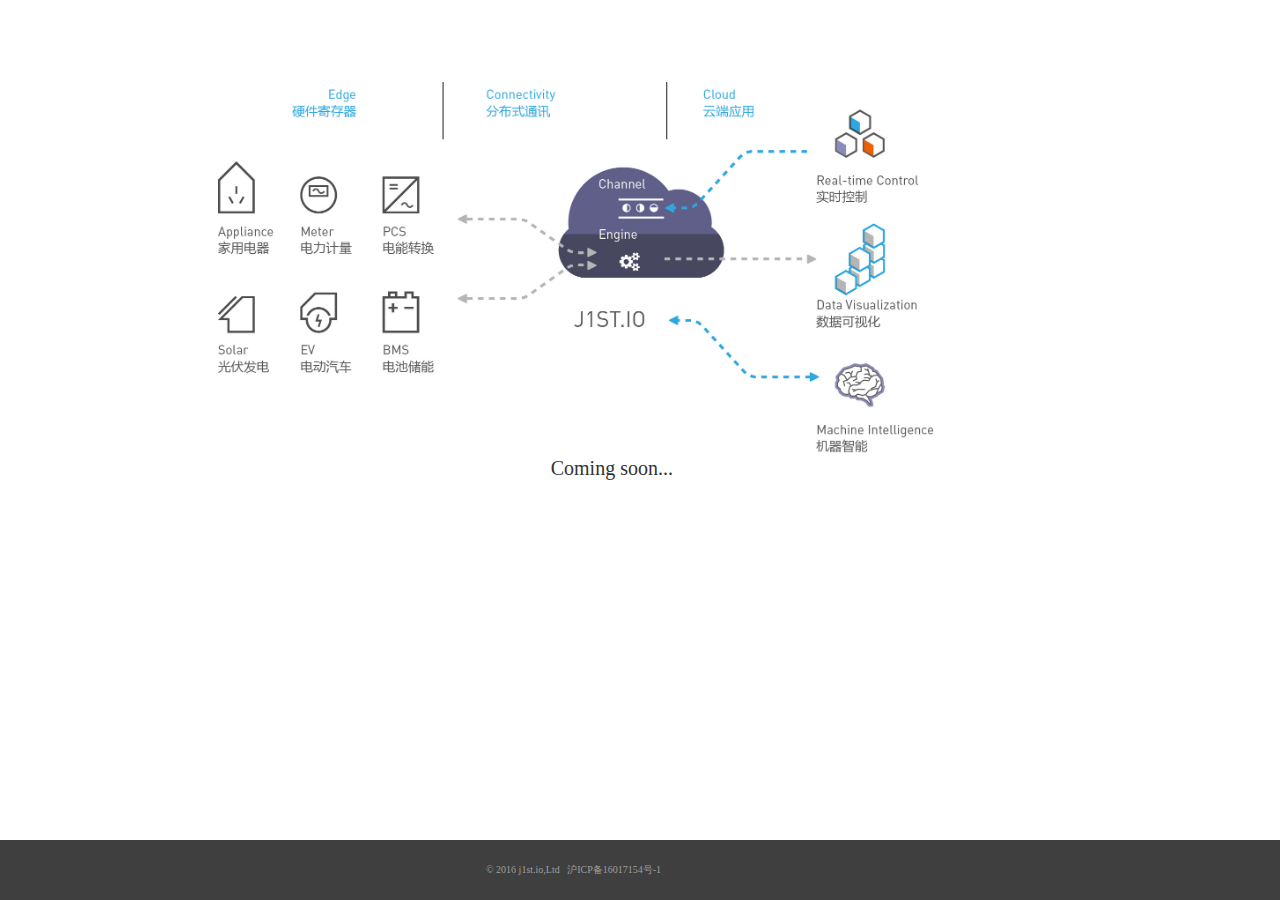
<file: index.html>
<!DOCTYPE html>
<html lang="en" style="height: 100%;">

<head>
    <meta charset="UTF-8">
    <meta http-equiv="X-UA-Compatible" content="IE=edge, chrome=1">
    <meta name="robots" content="J1stio,Zeninfor" />
    <meta content="width=device-width, initial-scale=1.0, maximum-scale=1.0, user-scalable=no" name="viewport" />
    <title>j1st.io</title>
    <link href="style/bootstrap.min.css" rel="stylesheet">
    <link rel="stylesheet" href="style/main.css">
    <link rel="shortcut icon" href="favicon.ico" type="image/x-icon">

</head>

<body style="height: 100%;">





    <div style="height:100%;">

        <div class="containers">
            <header class="container">
                <div class="row">
                    <div class="logo col-xs-2 ">
                    </div> 
                    <div class="col-md-3 col-xs-4">
                    </div>
                </div>
            </header>

            <div class="imgs">
                <img class="backimg" src="img/Roadmap.jpg">
                <div class="coming">
                    <span>Coming soon...</span>
                </div>
            </div>


            <footer class="container" id="footer" style="width:100%; position: fixed;right:0px;left:0px; bottom: 0px; ">
                <div class="row">
                    <div class="son">
                        <p class="col-md-5">
                            <a href="http://www.miibeian.gov.cn/">© 2016 j1st.io,Ltd&nbsp&nbsp&nbsp沪ICP备16017154号-1</a>
                        </p>
                    </div>

                </div>
            </footer>
        </div>

    </div>




    <script src="js/jquery.min.js"></script>
    <script src="js/annimate.js"></script>
    <script src="js/config.js"></script>
</body>

</html>
</file>
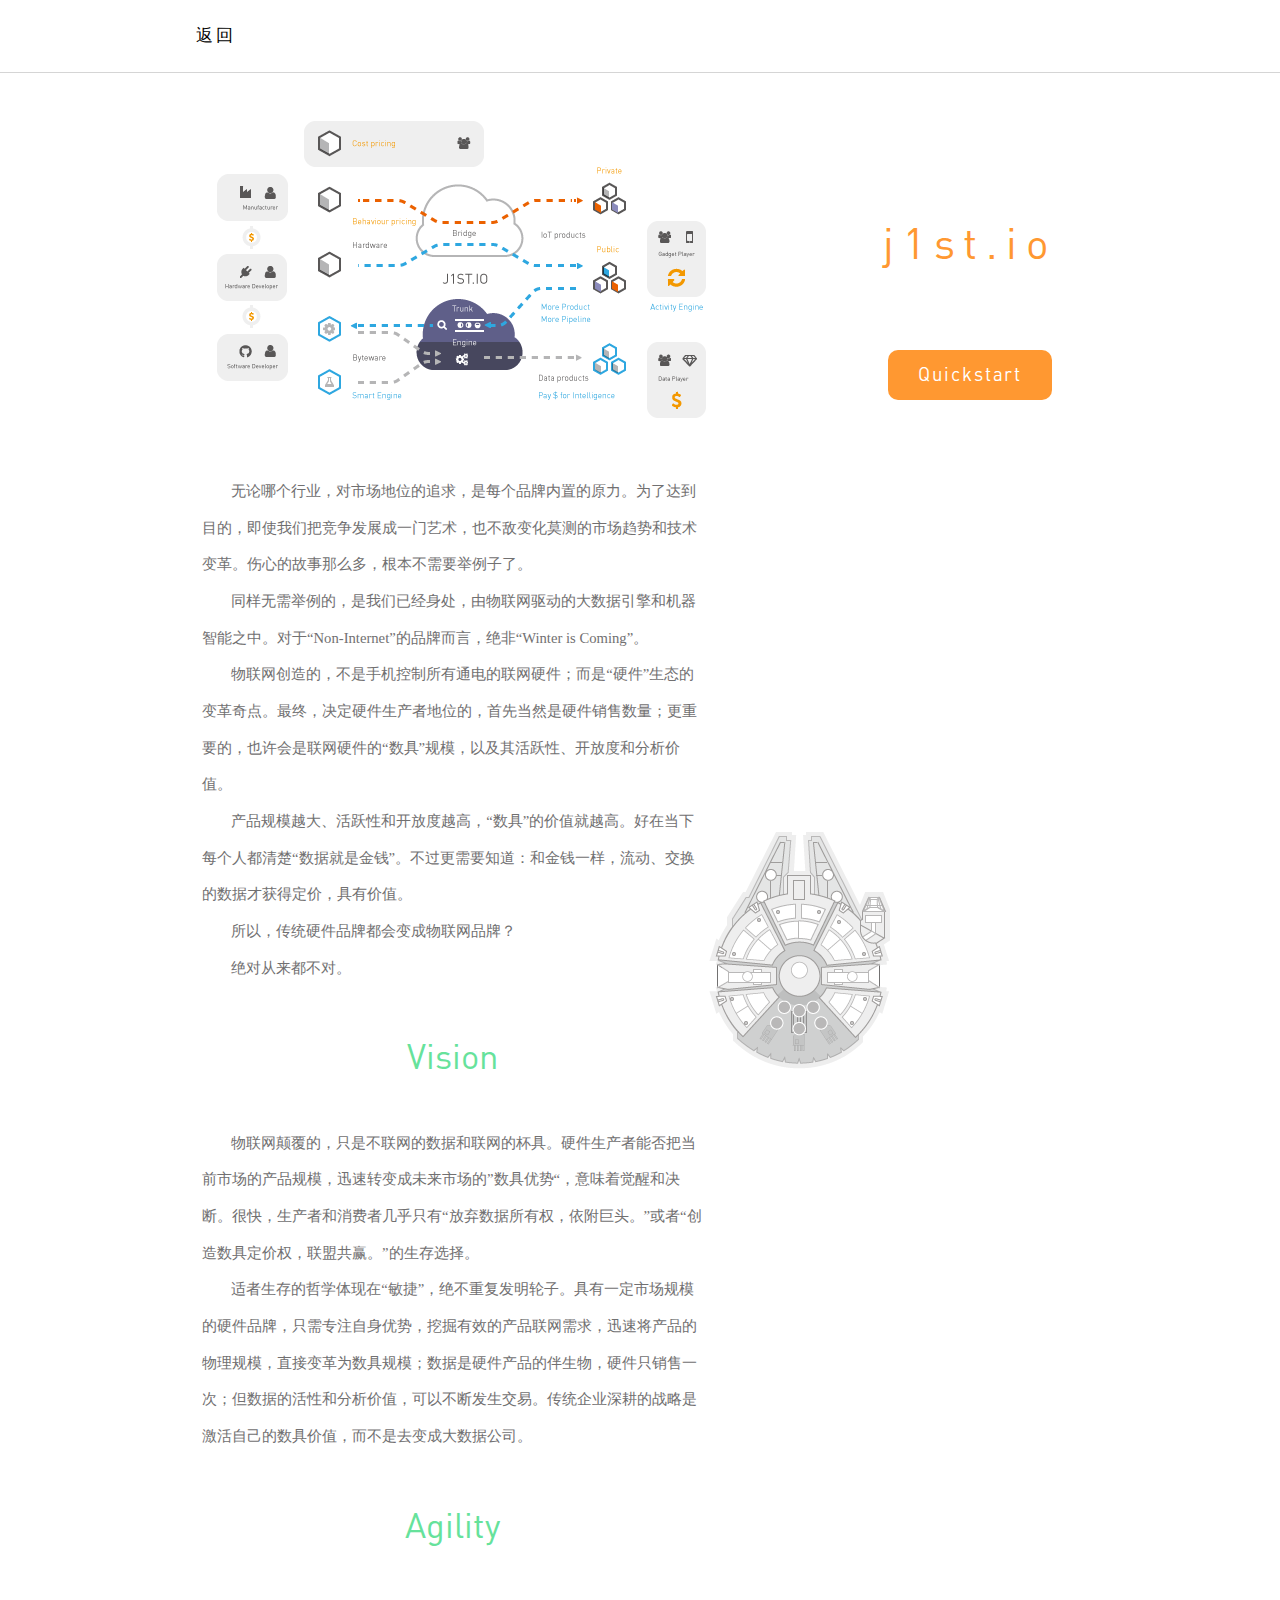
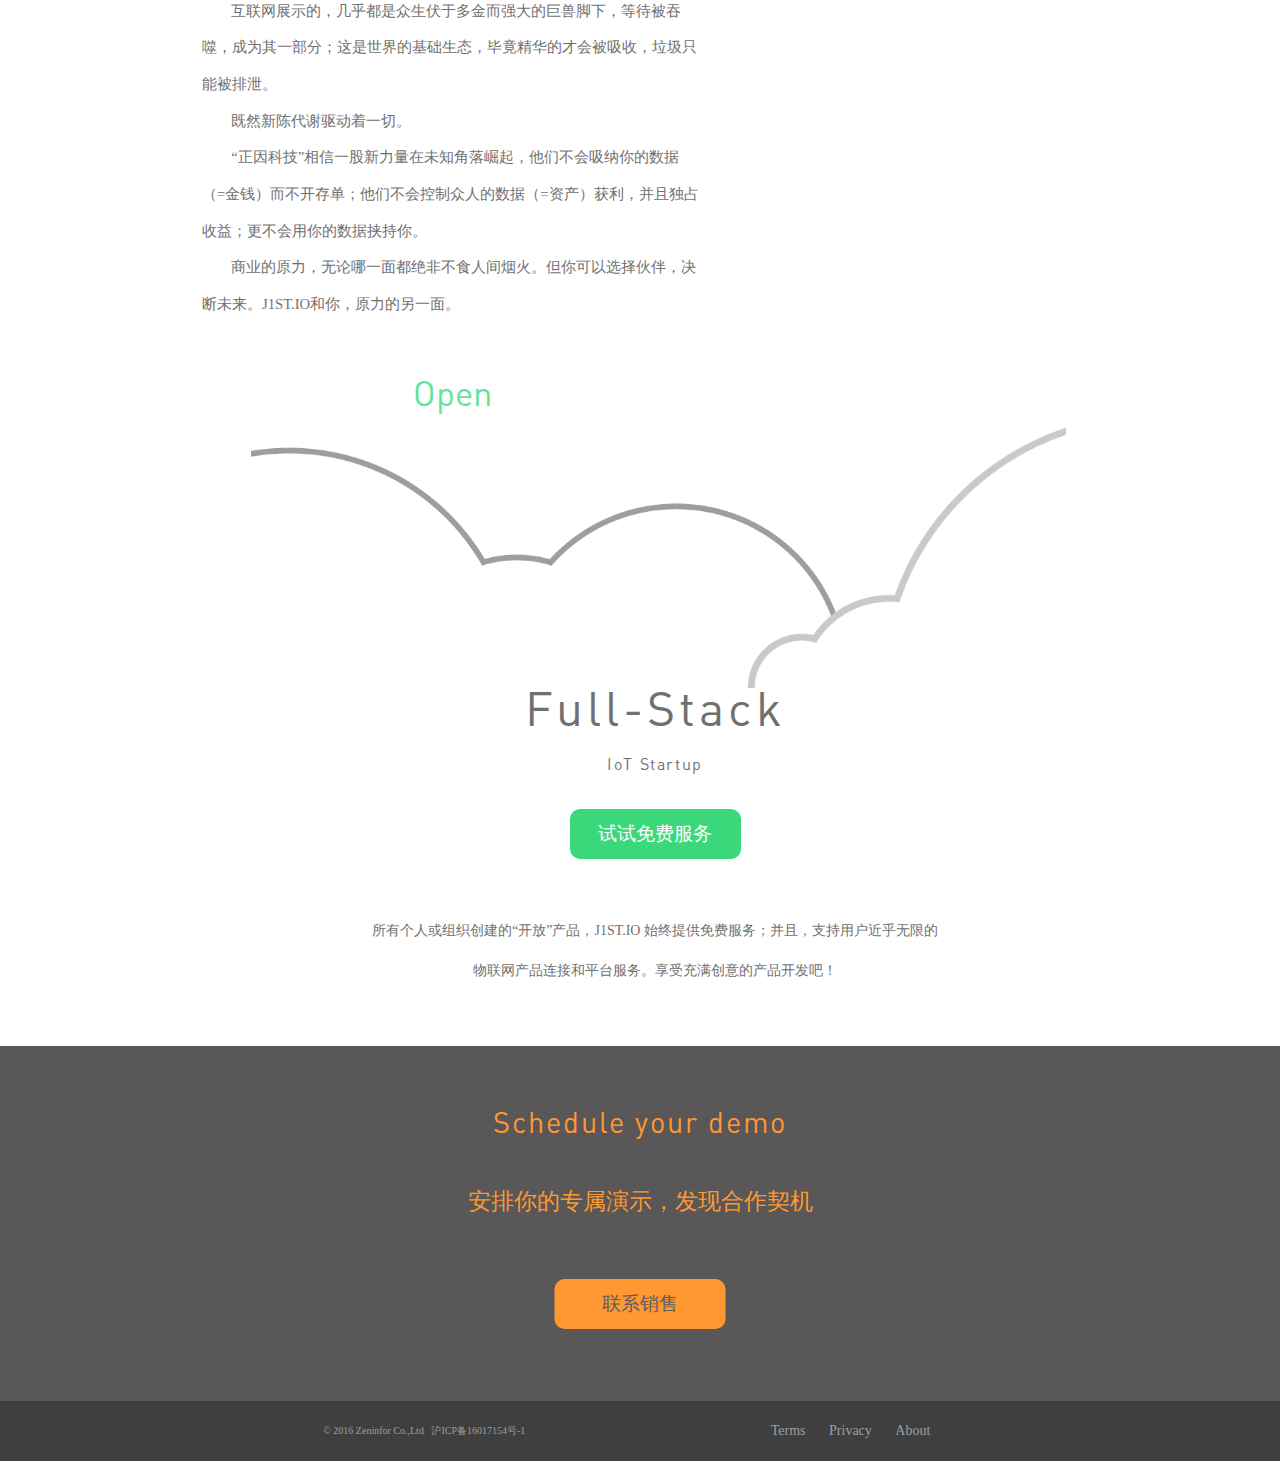
<file: views/feature.html>
<!DOCTYPE html>
<html lang="en">
<head>
    <meta charset="UTF-8">
    <meta name="robots" content="J1stio,Zeninfor"/>
    <meta http-equiv="X-UA-Compatible" content="IE=edge, chrome=1">
    <meta content="width=device-width, initial-scale=1.0, maximum-scale=1.0, user-scalable=no" name="viewport"/>
    <title>Zeninfor</title>
    <link href="../style/bootstrap.min.css" rel="stylesheet">
    <link rel="stylesheet" href="../style/main.css">
</head>
<body id="join-in">
<div class="header-container">
    <header class="container" >
        <div class="row">
            <div class="logo col-xs-2 ">

            </div>
            <div  class=" col-md-3 col-xs-4">
                <a  href="javascript:void(0);" onClick="javascript:history.back(-1);" class="company-name">返回</a>
            </div>
        </div>
    </header>
</div>
<div id="header-img" class="container">
    <div class="col-md-8 col-xs-12">
        <img src="../img/Solution.png">
    </div>
    <div class="header-img-text col-md-3">
        <div class="row">
            <h1 class="col-md-8 col-md-offset-2">j1st.io</h1>
            <button class="col-md-6 col-md-offset-3" onclick="location.href='quickstart.html'">Quickstart</button>
        </div>
    </div>
</div>
<div class="container" id="feature-container">
    <div id="feature">
       <div class="left-text">
           <div>
               <p>无论哪个行业，对市场地位的追求，是每个品牌内置的原力。为了达到目的，即使我们把竞争发展成一门艺术，也不敌变化莫测的市场趋势和技术变革。伤心的故事那么多，根本不需要举例子了。</p>
               <p>同样无需举例的，是我们已经身处，由物联网驱动的大数据引擎和机器智能之中。对于“Non-Internet”的品牌而言，绝非“Winter is Coming”。</p>
               <p>物联网创造的，不是手机控制所有通电的联网硬件；而是“硬件”生态的变革奇点。最终，决定硬件生产者地位的，首先当然是硬件销售数量；更重要的，也许会是联网硬件的“数具”规模，以及其活跃性、开放度和分析价值。</p>
               <p>产品规模越大、活跃性和开放度越高，“数具”的价值就越高。好在当下每个人都清楚“数据就是金钱”。不过更需要知道：和金钱一样，流动、交换的数据才获得定价，具有价值。</p>
               <p>所以，传统硬件品牌都会变成物联网品牌？</p>
               <p>绝对从来都不对。</p>
               <h1>Vision</h1>
           </div>
       </div>
        <div class="left-text">
            <div>
                <p>物联网颠覆的，只是不联网的数据和联网的杯具。硬件生产者能否把当前市场的产品规模，迅速转变成未来市场的”数具优势“，意味着觉醒和决断。很快，生产者和消费者几乎只有“放弃数据所有权，依附巨头。”或者“创造数具定价权，联盟共赢。”的生存选择。</p>
                <p>适者生存的哲学体现在“敏捷”，绝不重复发明轮子。具有一定市场规模的硬件品牌，只需专注自身优势，挖掘有效的产品联网需求，迅速将产品的物理规模，直接变革为数具规模；数据是硬件产品的伴生物，硬件只销售一次；但数据的活性和分析价值，可以不断发生交易。传统企业深耕的战略是激活自己的数具价值，而不是去变成大数据公司。</p>
                <h1>Agility</h1>
            </div>
        </div>
        <div class="left-text">
            <div>
                <p>互联网展示的，几乎都是众生伏于多金而强大的巨兽脚下，等待被吞噬，成为其一部分；这是世界的基础生态，毕竟精华的才会被吸收，垃圾只能被排泄。</p>
                <p>既然新陈代谢驱动着一切。</p>
                <p>“正因科技”相信一股新力量在未知角落崛起，他们不会吸纳你的数据（=金钱）而不开存单；他们不会控制众人的数据（=资产）获利，并且独占收益；更不会用你的数据挟持你。</p>
                <p>商业的原力，无论哪一面都绝非不食人间烟火。但你可以选择伙伴，决断未来。J1ST.IO和你，原力的另一面。</p>
                <h1>Open</h1>
            </div>
        </div>
    </div>
    <img id="rocket" src="../img/rocket.png">
    <img id="left-window" class="xs-hide" src="../img/left-window.png">
    <img id="right-window" class="xs-hide"  src="../img/right-window.png">
    <div id="full-stack" class="container" style="">
        <div class="row">
            <h1 class="col-md-8 col-md-offset-2">Full-Stack</h1>
            <h3 class="col-md-8 col-md-offset-2">IoT Startup</h3>
            <button class="col-md-2 col-md-offset-5" id="to-console">试试免费服务</button>
            <span class="col-md-8 col-md-offset-2 span-first">所有个人或组织创建的“开放”产品，J1ST.IO 始终提供免费服务；并且，支持用户近乎无限的</span>
            <span class="col-md-8 col-md-offset-2 span-second">物联网产品连接和平台服务。享受充满创意的产品开发吧！</span>
        </div>
    </div>
</div>
<div id="front-foot">
    <div id="join-us"class="container">
        <div class="row join-us-1">
            <span class="col-md-4 col-md-offset-4">Schedule your demo</span>
        </div>
        <div class="row join-us-2">
            <span class="col-md-6 col-md-offset-3">安排你的专属演示，发现合作契机</span>
        </div>
        <button class="join-us-3" id="to-tellus">联系销售</button>
    </div>
</div>
<footer class="container" id="footer">
    <div class="row">
        <p class="col-md-5">© 2016 Zeninfor Co.,Ltd&nbsp&nbsp&nbsp沪ICP备16017154号-1</p>
        <div class="nav_group col-md-3">
            <a target="_blank" href="term.html">Terms</a>
            <a target="_blank" href="term.html">Privacy</a>
            <a>About</a>
        </div>
    </div>
</footer>
<script src="../js/jquery.min.js"></script>
<script>
    $(".logo").click(
            function () {
                window.location.href="../index.html";
            }
    );
    $("#to-console").click(
            function () {
                window.open("http://console.j1st.io")
            }
    );
    $("#to-tellus").click(
            function(){
                window.location.href="bizcontact.html";
            }
    )
</script>
<script src="../js/windowanimate.js"></script>
</body>
</html>
</file>
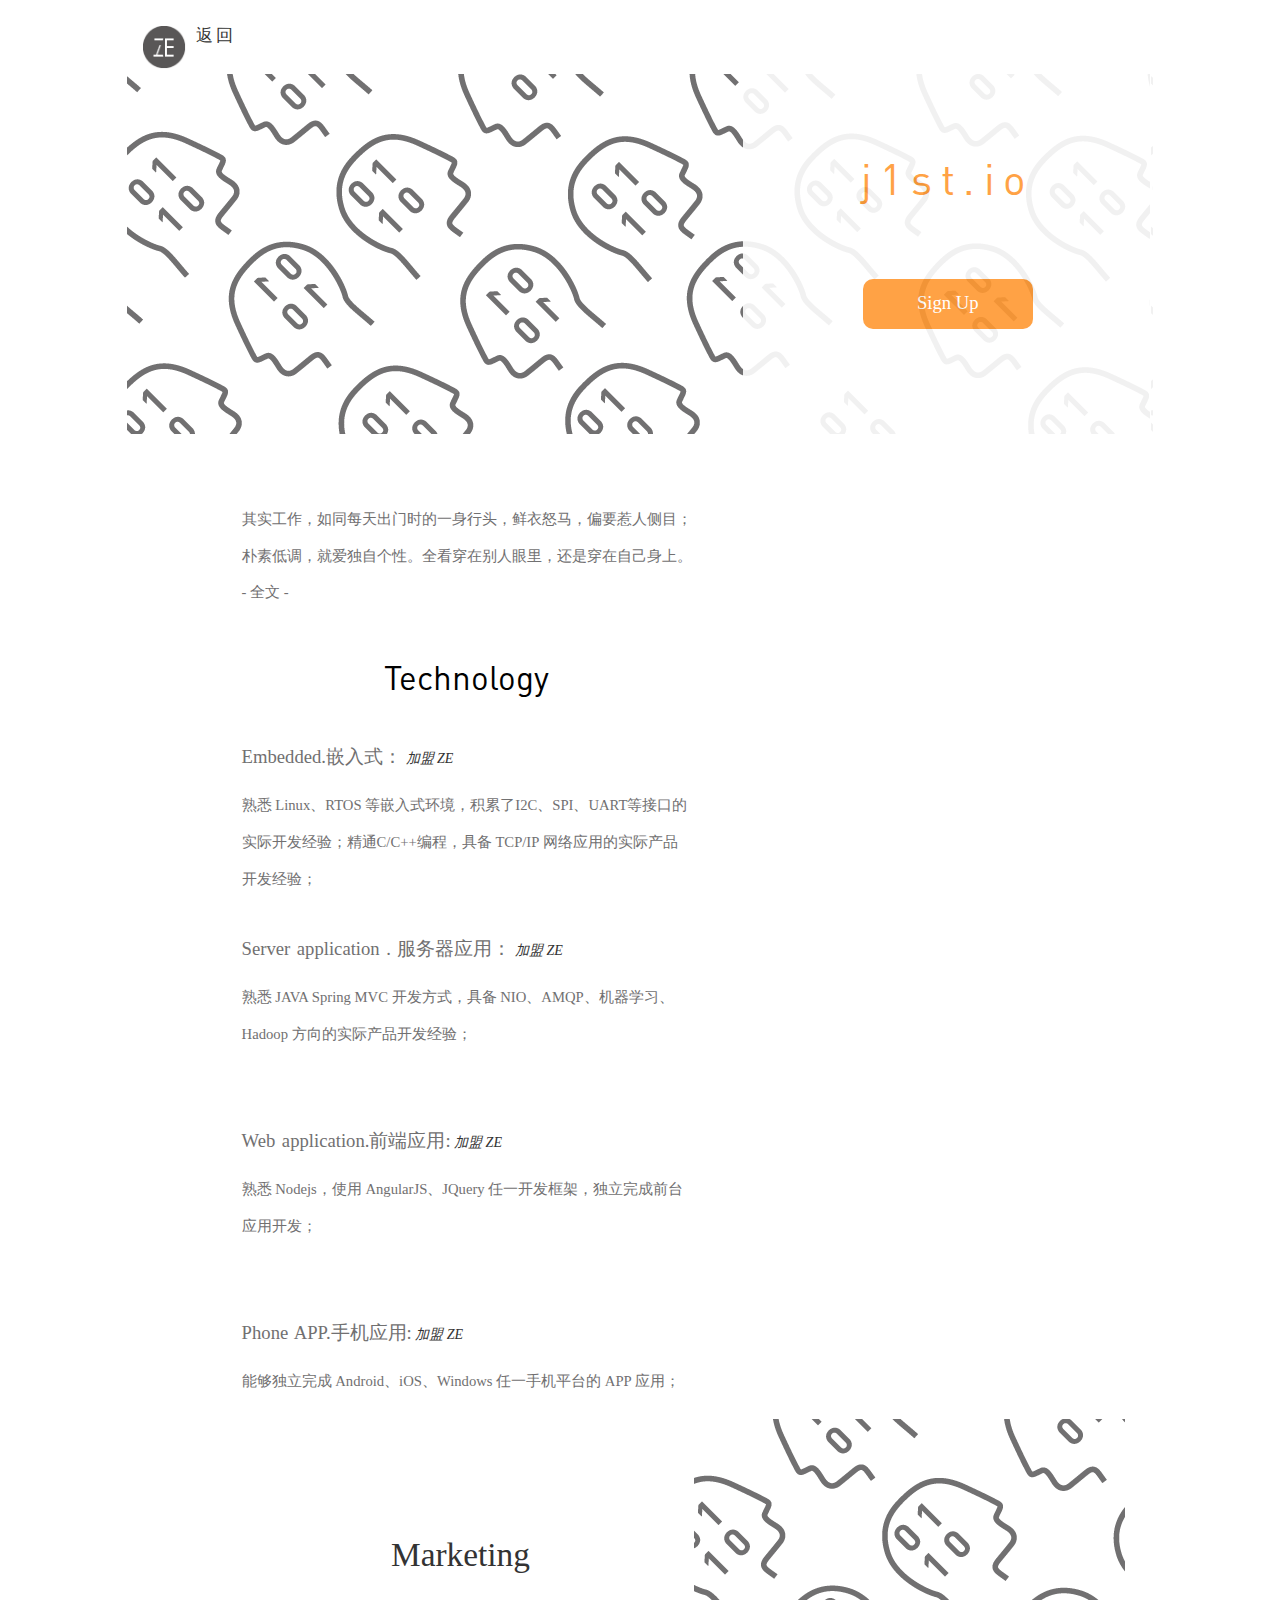
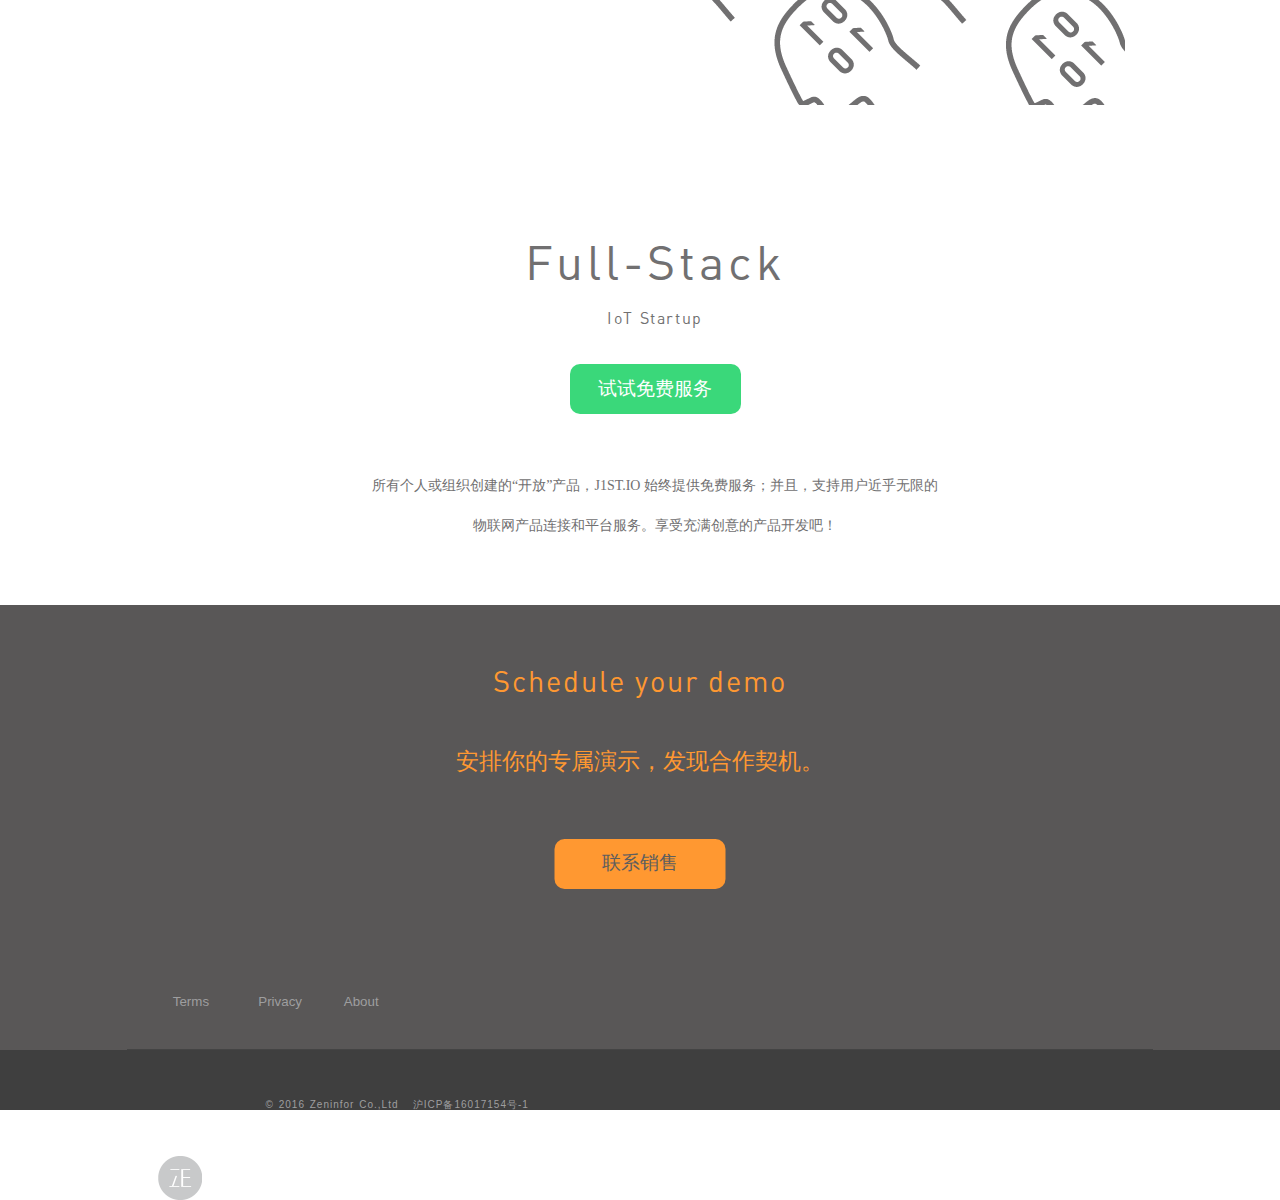
<file: views/join.html>
<!DOCTYPE html>
<html lang="en">
<head>
    <meta charset="UTF-8">
    <meta name="robots" content="J1stio,Zeninfor"/>
    <meta http-equiv="X-UA-Compatible" content="IE=edge, chrome=1">
    <meta content="width=device-width, initial-scale=1.0, maximum-scale=1.0, user-scalable=no" name="viewport"/>
    <title>Zeninfor</title>
    <link href="../style/bootstrap.min.css" rel="stylesheet">
    <link rel="stylesheet" href="../style/main.css">
</head>
<body id="join">
<header class="container" >
   <div class="row">
       <div class="logo col-xs-2 ">
           <img src="../img/logo_h.png" id="logo-b">
       </div>
       <div  class=" col-md-3 col-xs-4">
           <span class="company-name">返回</span>
       </div>
   </div>
</header>
<div id="think-img" class="container">
    <div>
        <div class="right-register">
            <p>j1st.io</p>
            <button>Sign Up</button>
        </div>
    </div>
</div>
<div class="container">
    <div class="" id="teco">
        <div class="left-text">
            <div>
                <p>其实工作，如同每天出门时的一身行头，鲜衣怒马，偏要惹人侧目；朴素低调，就爱独自个性。全看穿在别人眼里，还是穿在自己身上。<br/>- 全文 -</p>
            </div>
            <h1>Technology</h1>
            <div class="worker">
                <span>Embedded.嵌入式：</span>
                <i>加盟 ZE</i>
                <p>熟悉 Linux、RTOS 等嵌入式环境，积累了I2C、SPI、UART等接口的实际开发经验；精通C/C++编程，具备 TCP/IP 网络应用的实际产品开发经验；</p>
            </div>
            <div class="worker">
                <span>Server application . 服务器应用：</span>
                <i>加盟 ZE</i>
                <p>熟悉 JAVA Spring MVC 开发方式，具备 NIO、AMQP、机器学习、Hadoop 方向的实际产品开发经验；</p>
            </div>
            <div class="worker">
                <span>Web application.前端应用:</span>
                <i>加盟 ZE</i>
                <p>熟悉 Nodejs，使用 AngularJS、JQuery 任一开发框架，独立完成前台应用开发；</p>
            </div>
            <div class="worker">
                <span>Phone APP.手机应用:</span>
                <i>加盟 ZE</i>
                <p>能够独立完成 Android、iOS、Windows 任一手机平台的 APP 应用；</p>
            </div>
        </div>
    </div>
    <div id="market">
        <div class="left-think">
            <span>Marketing</span>
        </div>
        <div class="right-think"><img src="../img/Recruit-2.png"></div>
    </div>
    <div id="full-stack" class="container">
        <div class="row">
            <h1 class="col-md-8 col-md-offset-2">Full-Stack</h1>
            <h3 class="col-md-8 col-md-offset-2">IoT Startup</h3>
            <button class="col-md-2 col-md-offset-5">试试免费服务</button>
            <span class="col-md-8 col-md-offset-2 span-first">所有个人或组织创建的“开放”产品，J1ST.IO 始终提供免费服务；并且，支持用户近乎无限的</span>
            <span class="col-md-8 col-md-offset-2 span-second">物联网产品连接和平台服务。享受充满创意的产品开发吧！</span>
        </div>
    </div>
</div>
<div id="front-foot">
    <div id="join-us"class="container">
        <div class="row join-us-1">
            <span class="col-md-4 col-md-offset-4">Schedule your demo</span>
        </div>
        <div class="row join-us-2">
            <span class="col-md-6 col-md-offset-3">安排你的专属演示，发现合作契机。</span>
        </div>
        <button class="join-us-3">联系销售</button>
    </div>
    <div id="about-us" class="container">
        <div class="row">
            <span class="col-md-1 col-xs-2 col-xs-offset-2">Terms</span>
            <span class="col-md-1 col-xs-2">Privacy</span>
            <span class="col-md-1 col-xs-2">About</span>
        </div>
    </div>
</div>
<footer class="container" id="footer">
    <div id="footer-log">
        <p>© 2016 Zeninfor Co.,Ltd&nbsp&nbsp&nbsp沪ICP备16017154号-1</p>
        <img src="../img/logo_w.png">
    </div>
</footer>
<script src="../js/jquery.min.js"></script>
<script src="../js/config.js"></script>
</body>
</html>
</file>
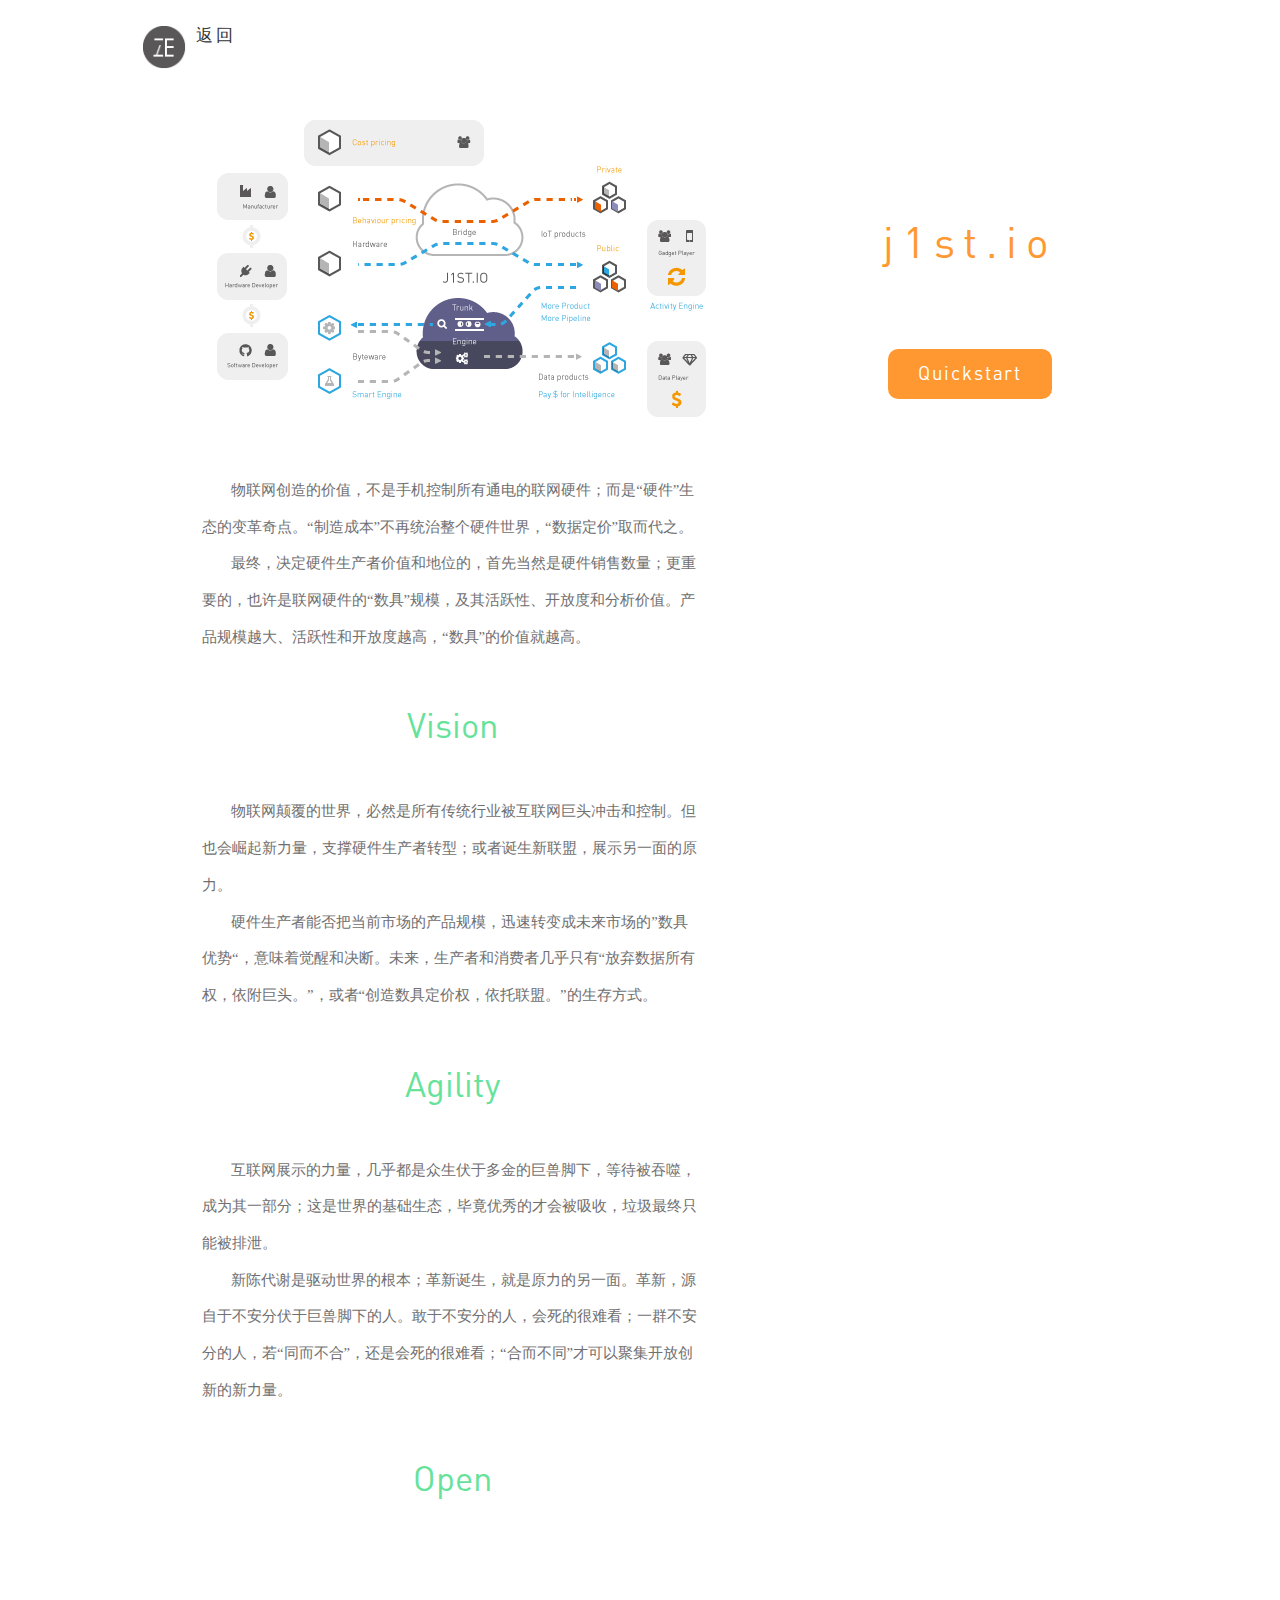
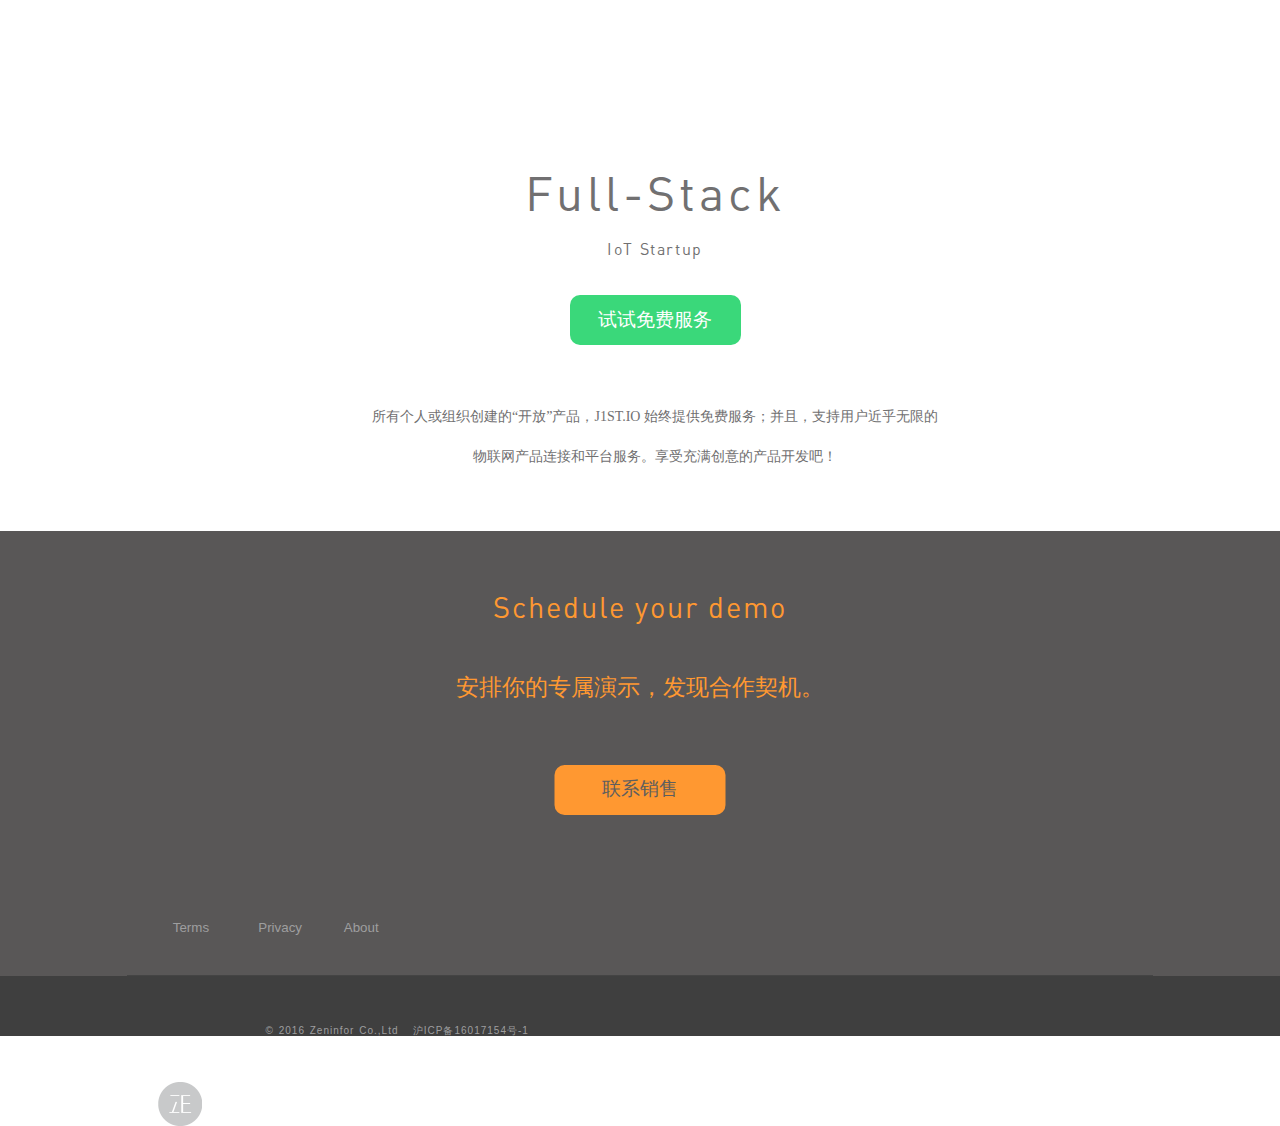
<file: views/joinin.html>
<!DOCTYPE html>
<html lang="en">
<head>
    <meta charset="UTF-8">
    <meta name="robots" content="J1stio,Zeninfor"/>
    <meta http-equiv="X-UA-Compatible" content="IE=edge, chrome=1">
    <meta content="width=device-width, initial-scale=1.0, maximum-scale=1.0, user-scalable=no" name="viewport"/>
    <title>Zeninfor</title>
    <link href="../style/bootstrap.min.css" rel="stylesheet">
    <link rel="stylesheet" href="../style/main.css">
</head>
<body id="join-in">
<header class="container" >
    <div class="row">
        <div class="logo col-xs-2 ">
            <img src="../img/logo_h.png" id="logo-b">
        </div>
        <div  class=" col-md-3 col-xs-4">
            <span class="company-name">返回</span>
        </div>
    </div>
</header>
<div id="header-img" class="container">
    <div class="col-md-8">
        <img src="../img/Solution.png">
    </div>
    <div class="header-img-text col-md-3">
        <div class="row">
            <h1 class="col-md-8 col-md-offset-2">j1st.io</h1>
            <button class="col-md-6 col-md-offset-3">Quickstart</button>
        </div>
    </div>
</div>
<div class="container">
    <div id="feature">
       <div class="left-text">
           <div>
               <p>物联网创造的价值，不是手机控制所有通电的联网硬件；而是“硬件”生态的变革奇点。“制造成本”不再统治整个硬件世界，“数据定价”取而代之。</p>
               <p>最终，决定硬件生产者价值和地位的，首先当然是硬件销售数量；更重要的，也许是联网硬件的“数具”规模，及其活跃性、开放度和分析价值。产品规模越大、活跃性和开放度越高，“数具”的价值就越高。</p>
               <h1>Vision</h1>
           </div>
       </div>
        <div class="left-text">
            <div>
                <p>物联网颠覆的世界，必然是所有传统行业被互联网巨头冲击和控制。但也会崛起新力量，支撑硬件生产者转型；或者诞生新联盟，展示另一面的原力。</p>
                <p>硬件生产者能否把当前市场的产品规模，迅速转变成未来市场的”数具优势“，意味着觉醒和决断。未来，生产者和消费者几乎只有“放弃数据所有权，依附巨头。”，或者“创造数具定价权，依托联盟。”的生存方式。</p>
                <h1>Agility</h1>
            </div>
        </div>
        <div class="left-text">
            <div>
                <p>互联网展示的力量，几乎都是众生伏于多金的巨兽脚下，等待被吞噬，成为其一部分；这是世界的基础生态，毕竟优秀的才会被吸收，垃圾最终只能被排泄。</p>
                <p>新陈代谢是驱动世界的根本；革新诞生，就是原力的另一面。革新，源自于不安分伏于巨兽脚下的人。敢于不安分的人，会死的很难看；一群不安分的人，若“同而不合”，还是会死的很难看；“合而不同”才可以聚集开放创新的新力量。</p>
                <h1>Open</h1>
            </div>
        </div>
    </div>
    <div id="full-stack" class="container" style="">
        <div class="row">
            <h1 class="col-md-8 col-md-offset-2">Full-Stack</h1>
            <h3 class="col-md-8 col-md-offset-2">IoT Startup</h3>
            <button class="col-md-2 col-md-offset-5">试试免费服务</button>
            <span class="col-md-8 col-md-offset-2 span-first">所有个人或组织创建的“开放”产品，J1ST.IO 始终提供免费服务；并且，支持用户近乎无限的</span>
            <span class="col-md-8 col-md-offset-2 span-second">物联网产品连接和平台服务。享受充满创意的产品开发吧！</span>
        </div>
    </div>
</div>
<div id="front-foot">
    <div id="join-us"class="container">
        <div class="row join-us-1">
            <span class="col-md-4 col-md-offset-4">Schedule your demo</span>
        </div>
        <div class="row join-us-2">
            <span class="col-md-6 col-md-offset-3">安排你的专属演示，发现合作契机。</span>
        </div>
        <button class="join-us-3">联系销售</button>
    </div>
    <div id="about-us" class="container">
        <div class="row">
            <span class="col-md-1 col-xs-2 col-xs-offset-2">Terms</span>
            <span class="col-md-1 col-xs-2">Privacy</span>
            <span class="col-md-1 col-xs-2">About</span>
        </div>
    </div>
</div>
<footer class="container" id="footer">
    <div id="footer-log">
        <p>© 2016 Zeninfor Co.,Ltd&nbsp&nbsp&nbsp沪ICP备16017154号-1</p>
        <img src="../img/logo_w.png">
    </div>
</footer>
</body>
</html>
</file>
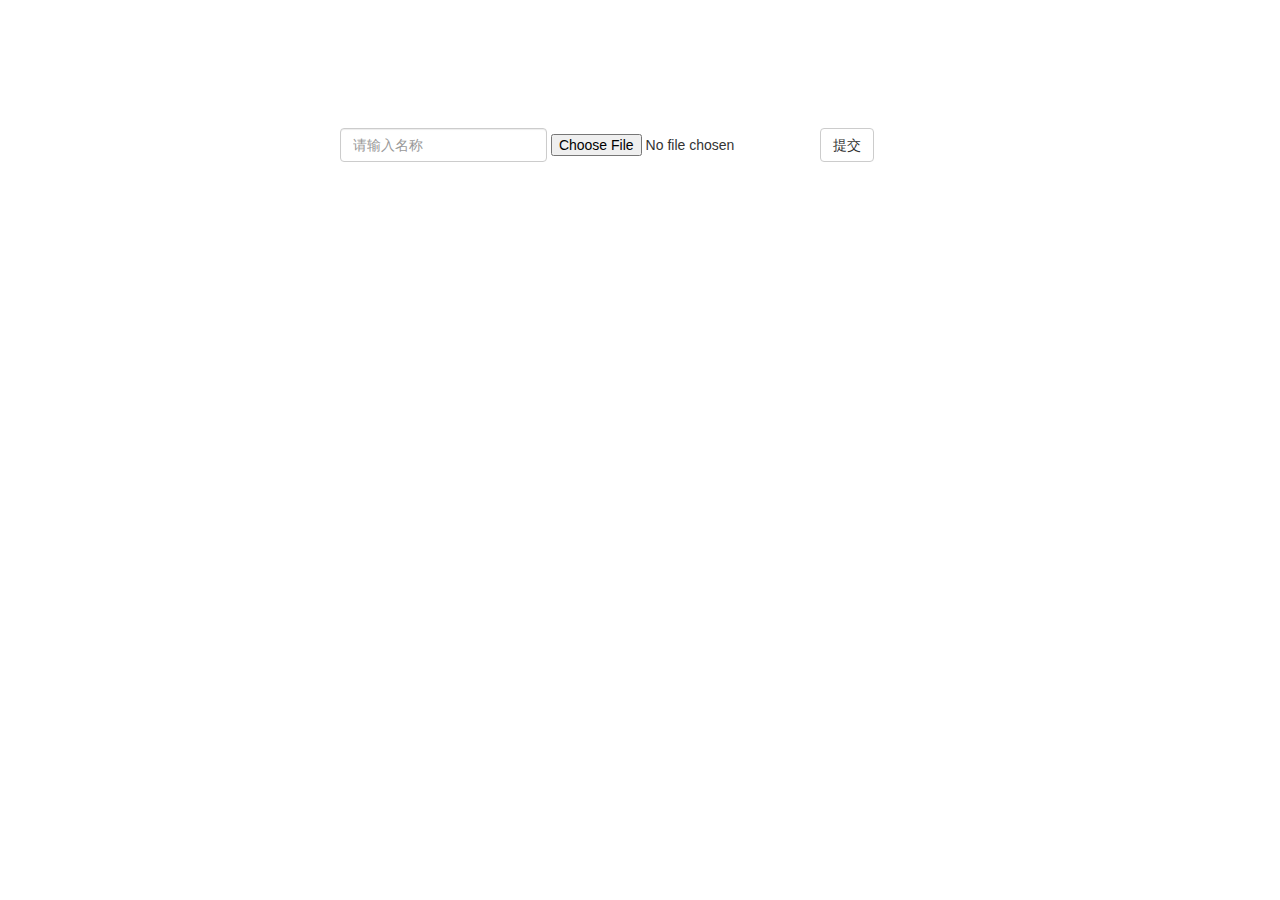
<file: views/pushfile.html>
<!DOCTYPE html>
<html lang="en">
<head>
    <meta charset="UTF-8">
    <meta name="robots" content="J1stio,Zeninfor"/>
    <meta http-equiv="X-UA-Compatible" content="IE=edge, chrome=1">
    <meta content="width=device-width, initial-scale=1.0, maximum-scale=1.0, user-scalable=no" name="viewport"/>
    <title>Zeninfor</title>
    <link href="../style/bootstrap.min.css" rel="stylesheet">
    <style>
        #form_container{
            width: 600px;
            height: 80px;
            margin: 10% auto;

            border-radius: 10px;
        }

    </style>
</head>
<body>
<div id="form_container">
    <form class="form-inline" role="form">
        <div class="form-group">
            <label class="sr-only" for="name">名称</label>
            <input type="text" class="form-control" id="name"
                   placeholder="请输入名称">
        </div>
        <div class="form-group">
            <label class="sr-only" for="inputfile">文件输入</label>
            <input type="file" id="inputfile">
        </div>
        <button type="submit" class="btn btn-default">提交</button>
    </form>
</div>
<script src="../js/jquery.min.js"></script>
</body>
</html>
</file>
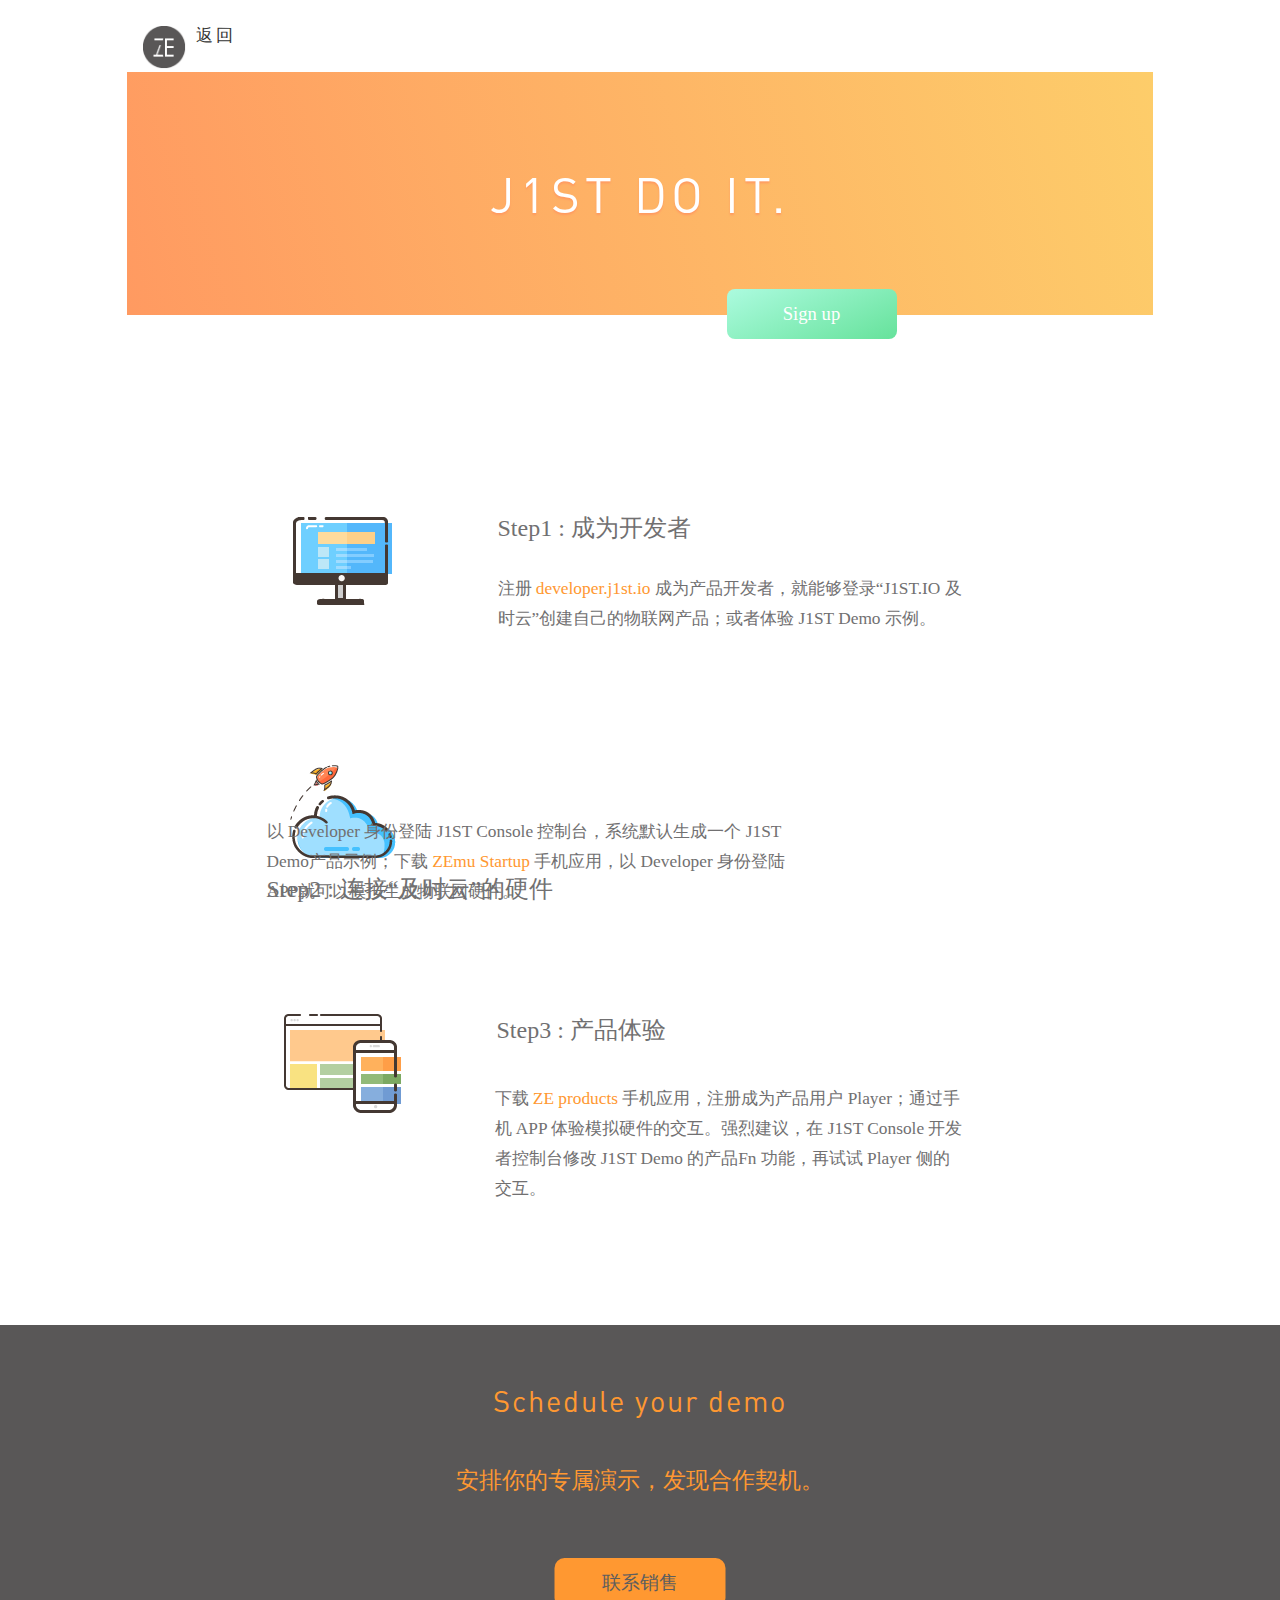
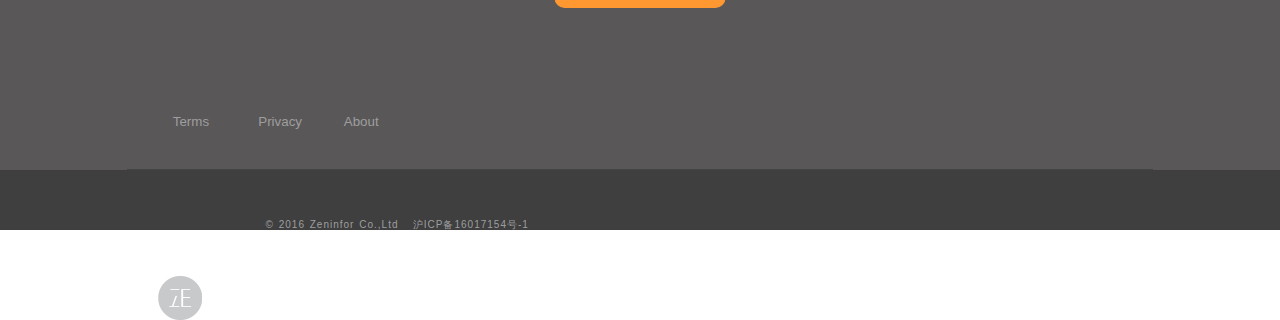
<file: views/qucikstart.html>
<!DOCTYPE html>
<html lang="en">
<head>
    <meta charset="UTF-8">
    <meta name="robots" content="J1stio,Zeninfor"/>
    <meta http-equiv="X-UA-Compatible" content="IE=edge, chrome=1">
    <meta content="width=device-width, initial-scale=1.0, maximum-scale=1.0, user-scalable=no" name="viewport"/>
    <title>Zeninfor</title>
    <link href="../style/bootstrap.min.css" rel="stylesheet">
    <link rel="stylesheet" href="../style/main.css">
</head>
<body id="quick-start">
<header class="container" >
    <div class="row">
        <div class="logo col-xs-2 ">
            <img src="../img/logo_h.png" id="logo-b">
        </div>
        <div  class=" col-md-3 col-xs-4">
            <span class="company-name">返回</span>
        </div>
    </div>
</header>
<div class="header-linear container">
        <h1>J1ST DO IT.</h1>
        <button>Sign up</button>
</div>
<div id="dev-step" class="container">
    <div class="step-1 step">
        <img src="../img/Quickstart-1.png">
        <h1>Step1 : 成为开发者</h1>
        <p>注册  <a href="http://developer.j1st.io">developer.j1st.io</a>  成为产品开发者，就能够登录“J1ST.IO 及时云”创建自己的物联网产品；或者体验 J1ST Demo 示例。</p>
    </div>
    <div class="step-2 step">
        <img src="../img/Quickstart-2.png">
        <h1>Step2 : 连接“及时云”的硬件</h1>
        <p>以 Developer 身份登陆 J1ST Console 控制台，系统默认生成一个 J1ST Demo产品示例；下载  <a href="">ZEmu Startup</a>  手机应用，以 Developer 身份登陆 APP就可以模拟生成物联网硬件。</p>
    </div>
    <div class="step-3 step">
        <img src="../img/Quickstart-3.png">
        <h1>Step3 : 产品体验</h1>
        <p>下载  <a href="">ZE products</a>  手机应用，注册成为产品用户 Player；通过手机 APP 体验模拟硬件的交互。强烈建议，在 J1ST Console 开发者控制台修改 J1ST Demo 的产品Fn 功能，再试试 Player 侧的交互。</p>
    </div>
</div>
<div id="front-foot">
    <div id="join-us"class="container">
        <div class="row join-us-1">
            <span class="col-md-4 col-md-offset-4">Schedule your demo</span>
        </div>
        <div class="row join-us-2">
            <span class="col-md-6 col-md-offset-3">安排你的专属演示，发现合作契机。</span>
        </div>
        <button class="join-us-3">联系销售</button>
    </div>
    <div id="about-us" class="container">
        <div class="row">
            <span class="col-md-1 col-xs-2 col-xs-offset-2">Terms</span>
            <span class="col-md-1 col-xs-2">Privacy</span>
            <span class="col-md-1 col-xs-2">About</span>
        </div>
    </div>
</div>
<footer class="container" id="footer">
    <div id="footer-log">
        <p>© 2016 Zeninfor Co.,Ltd&nbsp&nbsp&nbsp沪ICP备16017154号-1</p>
        <img src="../img/logo_w.png">
    </div>
</footer>
</body>
</html>
</file>
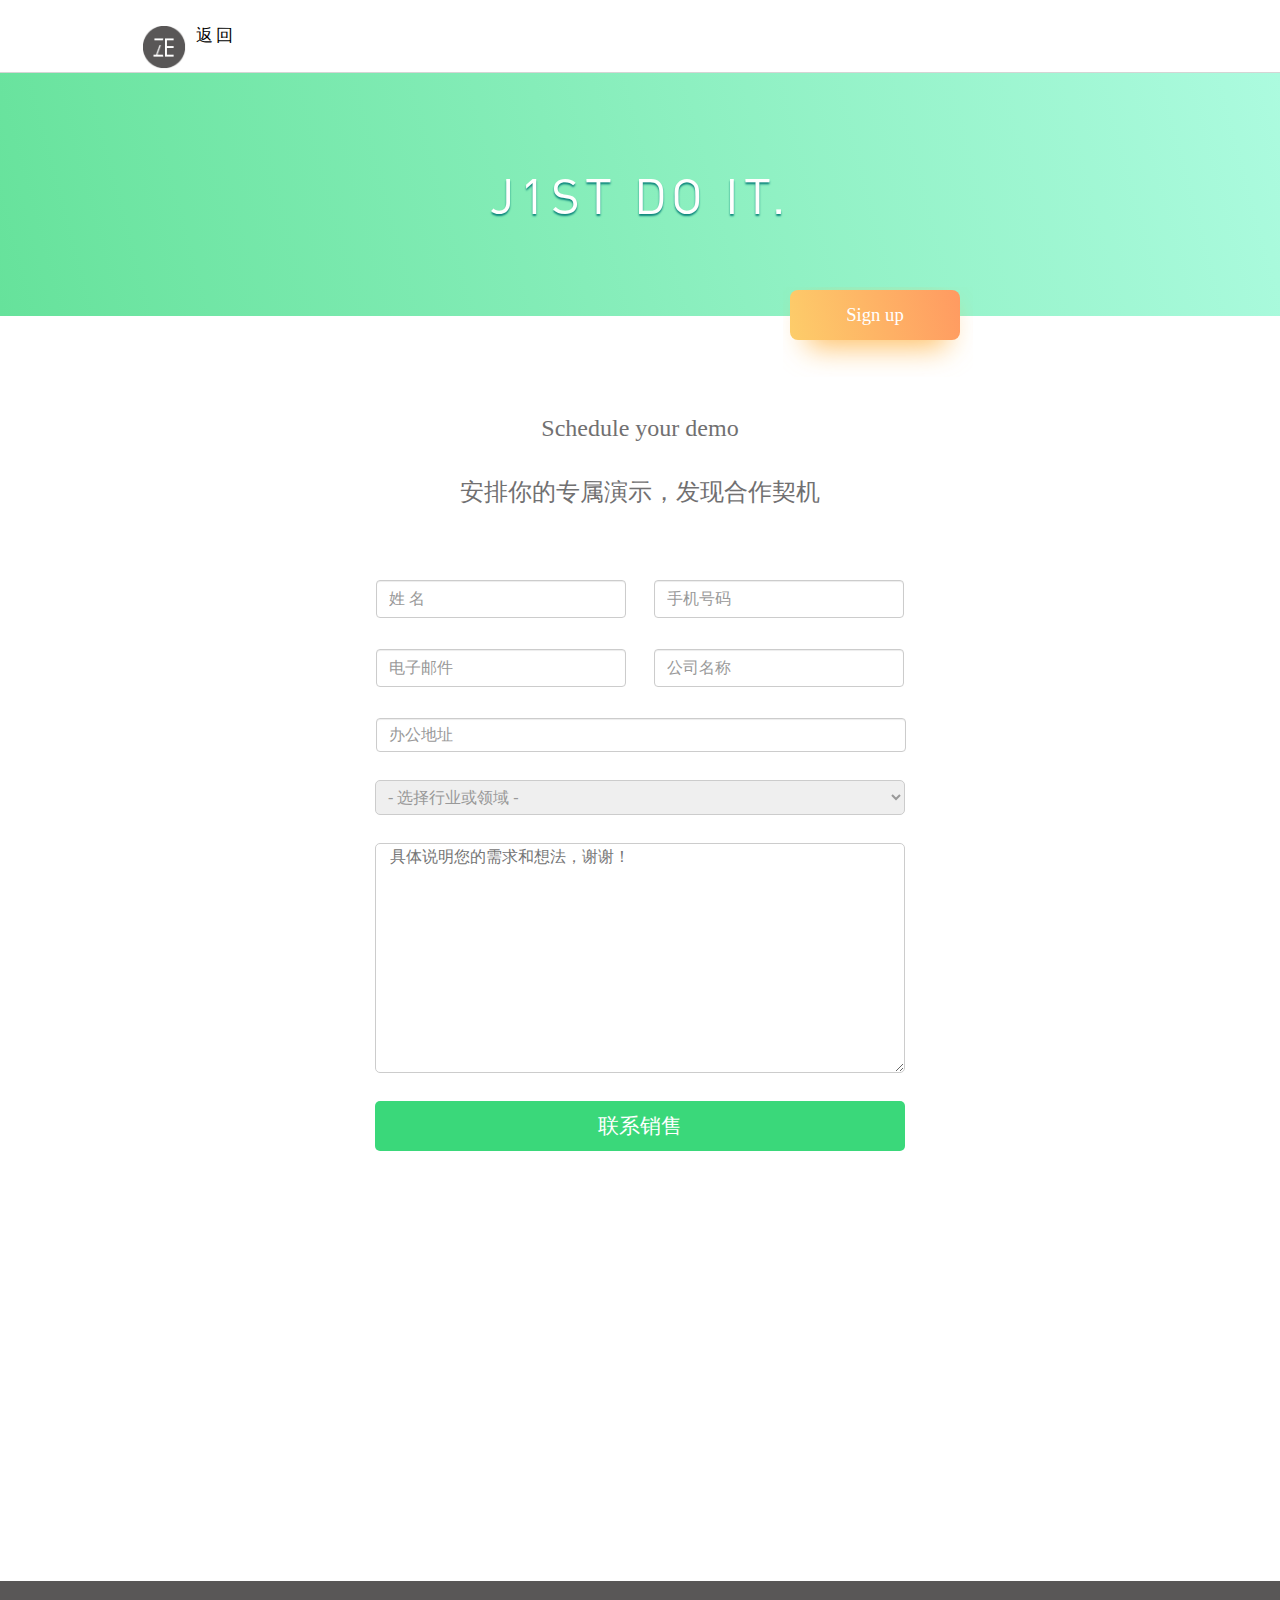
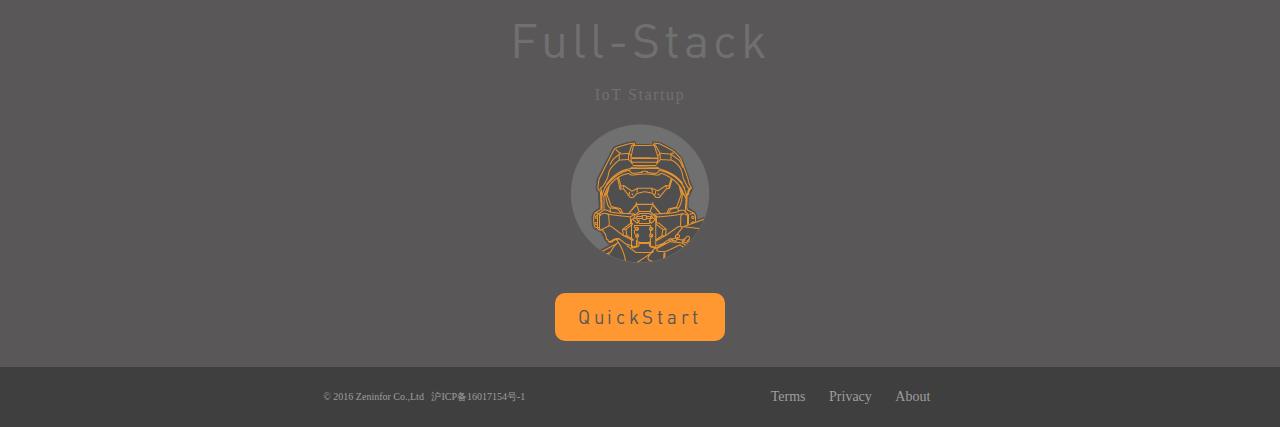
<file: views/tellus.html>
<!DOCTYPE html>
<html lang="en">
<head>
    <meta charset="UTF-8">
    <meta name="robots" content="J1stio,Zeninfor"/>
    <meta http-equiv="X-UA-Compatible" content="IE=edge, chrome=1">
    <meta content="width=device-width, initial-scale=1.0, maximum-scale=1.0, user-scalable=no" name="viewport"/>
    <title>Zeninfor</title>
    <link href="../style/bootstrap.min.css" rel="stylesheet">
    <link rel="stylesheet" href="../style/main.css">
</head>
<body id="tell-us">
<div class="header-container">
    <header class="container" >
        <div class="row">
            <div class="logo col-xs-2 ">
                <img src="../img/logo_h.png" id="logo-b">
            </div>
            <div  class=" col-md-3 col-xs-4">
                <a  href="javascript:void(0);" onClick="javascript:history.back(-1);" class="company-name">返回</a>
            </div>
        </div>
    </header>
</div>
    <div class="header-linear ">
        <h1>J1ST DO IT.</h1>
        <span></span>
        <button id="to-console">Sign up</button>
    </div>
    <div class="text-schedule container">
        <div class="row">
            <span class="col-md-8 col-md-offset-2 span-first">Schedule your demo</span>
            <span class="col-md-8 col-md-offset-2 span-second">安排你的专属演示，发现合作契机</span>
        </div>
    </div>
    <div class="container" id="mail-form">
        <form>
            <div class="two-input-group row">
                <div class="form-group two-input col-md-5 " id="a-name">
                    <input placeholder="姓 名" class="form-control" name="name">
                </div>
                <div class="form-group two-input col-md-5 input-margin-left">
                    <input placeholder="手机号码" class="form-control" id="a-email" name="mobile">
                </div>
            </div>
            <div class="two-input-group row">
                <div class="form-group two-input col-md-5">
                    <input placeholder="电子邮件" class="form-control" id="a-phone" name="email">
                </div>
                <div class="form-group two-input col-md-5 input-margin-left">
                    <input placeholder="公司名称" class="form-control" id="a-company" name="company">
                </div>
            </div>
            <div class="form-group one-input-group">
                <input placeholder="办公地址" class="form-control" id="a-adress" name="address">
            </div>
            <div>
                <select class="" id="select" name="rofessional" >
                    <option value="">- 选择行业或领域 - </option>
                    <option value="消费电子 ">- 消费电子  Commercial Appliance</option>
                    <option value="楼宇自动化 ">- 楼宇自动化  Automotive</option>
                    <option value="设计 / 咨询">- 设计 / 咨询  Design House / Consultant</option>
                    <option value="工业自动化 ">- 工业自动化  Industrial Automation</option>
                    <option value="照明 / 电工">- 照明 / 电工  Lighting / Electrician</option>
                    <option value="分销及零售商">- 分销及零售商  Retailer</option>
                    <option value="电子硬件研发">- 电子硬件研发  Hardware R&D</option>
                    <option value="风险投资者">- 风险投资者  Venture investor</option>
                    <option value="其他">- 其他   Others</option>
                </select>
            </div>
            <div>
                <textarea id="thought-idea" placeholder="   具体说明您的需求和想法，谢谢！" name="advice"></textarea>
            </div>
            <button  id="form-sub" type="button">联系销售</button>
        </form>
    </div>
    <div id="full-stack-two">
        <h1>Full-Stack</h1>
        <h3>IoT Startup</h3>
        <img src="../img/head.png">
        <button onclick="location.href='quickstart.html'">QuickStart</button>
    </div>
<footer class="container" id="footer">
    <div class="row">
        <p class="col-md-5">© 2016 Zeninfor Co.,Ltd&nbsp&nbsp&nbsp沪ICP备16017154号-1</p>
        <div class="nav_group col-md-3">
            <a>Terms</a>
            <a>Privacy</a>
            <a>About</a>
        </div>
    </div>
</footer>
    <script src="../js/jquery.min.js"></script>
    <script src="../js/ajax.js"></script>
    <script>

        var toconsole=$("#to-console");
        $(document).ready(
           function () {
               toconsole.click(
                       function () {
                           window.open("http://developer.j1st.io");
                       }
               )
           }
        );
        $(".logo").click(
                function () {
                    window.location.href="../index.html";
                }
        );
    </script>
</body>
</html>
</file>
<file: style/main.css>
body, html, div, blockquote, img, label, p, h1, h2, h3, h4, h5, h6, pre, ul, ol,
li, dl, dt, dd, form, a, fieldset, input, th, td
{margin: 0; padding: 0; border: 0; outline: none;}
h1, h2, h3, h4, h5, h6{font-size: 100%;margin: 0 15px;}
ul, ol{list-style: none;}
a{color: black;text-decoration: none;cursor: pointer}
button{cursor: pointer}
p,li,span{
    cursor: default;
}
body{
    overflow-x: hidden;
}
button{
    border-radius: 10px;
    height:50px;
    box-shadow: none;
    border: none;
    font-size: 14pt;
    display: block;
}
.containers{
    /* border: 4px solid black; */
    margin:0px 15% 0px 5%;
    height: 80%;
}
.coming{
    /* border:1px solid burlywood; */
    width: 100%;
    height: 10%;
    text-align: center;
    font-size: 2rem;
    padding-left:10%;
  
}
.imgs{
    margin:1% 5% 10% 15%;
    /* border:1px solid red; */
    background-repeat: no-repeat;
    width: 70%;
    height:70%;
   
}
.backimg {
    width: 100%;
   max-width:100%;
    max-height:100%;
}
button:hover{
    -webkit-animation: scaleXYZ 0.2 linear;
    animation: scaleXYZ 0.2 linear;
}
a:hover
{text-decoration: none;}
@font-face {
    font-family: "DINProRegular";
    src: url(DINPro-Regular.otf);
}
@media screen and(min-width: 1200px){
    .container{
        width: 1026px;
    }
}
@-webkit-keyframes shadowsick {
    0%{
        opacity: 0;
    }
    50%{
        opacity: 0.6;
    }
    100%{
        opacity: 1.0;
    }
}
@keyframes shadowsick {
    0%{
        opacity: 0;
    }
    50%{
        opacity: 0.6;
    }
    100%{
        opacity: 1.0;
    }
}
@-webkit-keyframes rotateXYZ{
    0%{
        -webkit-transform:rotateX(90deg);
        transform:rotateX(90deg);
    }
    50%{
        -webkit-transform: rotateX(40deg);
        transform: rotateX(40deg);
    }
    100%{
        -webkit-transform:rotateX(0deg);
        transform:rotateX(0deg);
    }
}
@keyframes rotateXYZ{
    0%{
        -webkit-transform:rotateX(90deg);
        transform:rotateX(90deg);
    }
    50%{
        -webkit-transform: rotateX(40deg);
        transform: rotateX(40deg);
    }
    100%{
        -webkit-transform:rotateX(0deg);
        transform:rotateX(0deg);
    }
}
@-webkit-keyframes rotateXYZ2 {
    0%{
        -webkit-transform:rotateY(0deg);
        transform:rotateY(0deg);
    }
    50%{
        -webkit-transform:rotateY(180deg);
        transform:rotateY(180deg);
    }
    100%{
        -webkit-transform: rotateY(0deg);
        transform: rotateY(0deg);
    }
}
@keyframes rotateXYZ2 {
    0%{
        -webkit-transform:rotateY(0deg);
        transform:rotateY(0deg);
    }
    50%{
        -webkit-transform:rotateY(180deg);
        transform:rotateY(180deg);
    }
    100%{
        -webkit-transform: rotateY(0deg);
        transform: rotateY(0deg);
    }
}
@-webkit-keyframes scaleXYZ {
    0%{
        -webkit-transform: scale(1.0,1.0);
        transform: scale(1.0,1.0);
    }
    50%{
        -webkit-transform: scale(1.1,1.1);
        transform: scale(1.1,1.1);
    }
    100%{
        -webkit-transform: scale(1,1);
        transform: scale(1,1);
    }
}
@keyframes scaleXYZ {
    0%{
        -webkit-transform: scale(1.0,1.0);
        transform: scale(1.0,1.0);
    }
    50%{
        -webkit-transform: scale(1.1,1.1);
        transform: scale(1.1,1.1);
    }
    100%{
        -webkit-transform: scale(1,1);
        transform: scale(1,1);
    }
}
body{
    width: 100%;
    font-family:"microsoft yahei";
}
header{
    height: 72px;
    line-height: 72px;
    font-size: 13pt;
}
#logo-b{
    width: 44px;
    height: 44px;
}
.logo{
    width: 54px;
    height: 52px;
    margin-top: 10px;
    cursor: pointer;
    background: url("../img/favicon.ico") no-repeat;
     background-size:100% 100%;-moz-background-size:100% 100%;
    background-position: center;
}
/* .logo:hover{
    background: url("../img/favicon.ico") no-repeat;
    background-position: center;
} */
.transyellow:hover{
    color: #e79330;
}
.adver-img{
    height: 420px;
    position: relative;
}
#left-img{
    display: block;
    position: absolute;
    left: 1%;
    top: 20%;

}
#right-img{
    display: block;
    position: absolute;
    right: 2%;
    top: 20%;

}
#left-adver-text{
    margin-left: 6%;
}
#adver-text{
    height: 300px;
}

#adver-text .row{
    height: 100%;
}
#adver-text-log-in{
    height: 213px;
}
.bottom-sub{
    height: 170px;
}
#th-img{
    height: 260px;
    padding-top: 2.5%;
    width: 60%;

}
#register-div{
    height: 186px;
}
#about-us{
    height: 90px;
}
#join-us{
    height: 355px;
    background: #595757;
    width: 100%;
}

header .company-name{
    letter-spacing: .2em;
}
.middle-text{
    position: absolute;
    display:block;
    width: 260px;
    margin: 0 auto;
    left: 53%;
    top: 50%;
    -webkit-transform: translate(-50%,-50%);
    -ms-transform: translate(-50%,-50%);
    transform: translate(-50%,-50%);
    font-size: 16pt;
    line-height: 2em;

}
#adver-text dl{
    display: block;
    height: 100%;
    cursor: pointer;
}
#adver-text dl:hover{
    -webkit-animation:scaleXYZ 0.3s linear;
    animation:scaleXYZ 0.3s linear;
}
#adver-text dt{
    margin: 10% 0;
}
.margin-dl{

}
.col_md_1{
    margin-left: 8%;
}
.col_md_2{
    margin-left: 8%;
}
.col_md_3{
    margin-left: 8%;
}
#adver-text dd{
    margin: 5% 0;
    color:#717071;
}
#adver-text-log-in span{
    font-size: 12pt;
    display: block;
    width: 35%;
    line-height: 1.8em;
    margin: 0 auto;
}
#adver-text-log-in .col-md-8{
    text-align: center;
}
#adver-text-log-in>.row{
    margin-top: 2%;
}
#adver-text-log-in p{
    color:#717071;
    font-size: 14pt;
    letter-spacing: 1px;
    line-height: 2.5em;
}
#adver-text-log-in a{
    color: #e79330;
}
#adver-text-log-in button{
    border-radius: 10px;
    height:50px;
    box-shadow: none;
    background:#3AD87A;
    border: none;
    font-size: 14pt;
    color: #fff;
}
#adver-text-log-in button:hover{
    background: #1FCC65;
}
#bottom-adver-img{
    height: 500px;
    width: 100%;
    position: relative;
}
.middle-text-2 h1,h2{
    color:#717071;
}
.middle-text-h1{
    height:42px;
    font-size: 48px;
    text-align: center;
    margin-top:50px;
    letter-spacing: 0.1em;
    font-family: DINProRegular;
    padding-bottom: 0;
}
.middle-text-h2{
    font-size: 14px;
    height: 18px;
    text-align: center;
    margin: 0 auto;
    letter-spacing: 0.2em;
    font-family: DINProRegular;
    font-size: 16px;
    margin-top: 24px;
    margin-bottom: 60px;
}
#img-ws{
    position: absolute;
    left: 19%;
    top:48px;
}
#upload .modal-dialog{
    margin-top: 150px;
}
#img-sgz{
    position: absolute;
    right: 18%;
    top:48px;
}
.middle-text-sp{

    text-align: center;

    color: #717071;
    font-size: 14pt;
    letter-spacing: 2px;
    width: 250px;
    position: absolute;
}
.middle-text-sp-1{
    top: 150px;
    left: 51%;
    -webkit-transform: translateX(-50%);
    -ms-transform: translateX(-50%);
    transform: translateX(-50%);
}
.middle-text-sp-2{
    top: 190px;
    left: 51%;
    -webkit-transform: translateX(-50%);
    -ms-transform: translateX(-50%);
    transform: translateX(-50%);
}
.middle-text-tr{
    position: absolute;
    width: 1026px;
    height:50px;
    box-shadow: none;
    border: none;
    font-size: 14pt;
    font-family:DINProRegular;
    letter-spacing: 0.2em;
    margin:0 auto;
    bottom: 40px;
    left: 50%;
    -webkit-transform: translateX(-50%);
    -ms-transform: translateX(-50%);
    transform: translateX(-50%);
}
.middle-text-tr .three{
    color: #e79330;
}
.middle-text-tr button{
    display: block;
    margin:0 auto;
    letter-spacing: 0.05em;
    font-size: 15pt;
    background: #FF9831;
    color: #fff;
    font-weight: 300;
    float: none;
}
.middle-text-tr button:hover{
    background: #FF871A;
}
.middle-text-tr .first{
    color: #717071;
}
.middle-text-tr span{
    display: block;
    height: 100%;
    text-align: center;
    line-height: 50px;
    font-size: 48px;
}
.middle-text-3{
    display: block;
    margin: 0 auto;

    width: 340px;
    text-align: center;
    color: #717071;
    font-size: 14pt;
    letter-spacing: 2px;

}
.bottom-sub{
    border-bottom: 1px solid #d5d5d5;
}
#th-img dl{
    width: 27%;
    height:80%;
    cursor: pointer;
}
#th-img .th_img_margin_top{
    margin-top: 30px;
}
#th-img .dl-2{
    margin-left: 9%;
}
#th-img .dl-3{
    margin-left: 9%;
}
#th-img dl:hover{
    -webkit-animation:scaleXYZ .3s linear;
    animation:scaleXYZ .3s linear;
}
#th-img dt{
    color: #FF9831;
    margin:0 auto;
    font-size:13pt;
    width: 80px;
    font-weight: normal;
    letter-spacing: 0.1em;
}
#th-img .yellow-en-text{
    font-size: 29px;
    color: #FF9831;
    font-family: DINProRegular;
    margin: 8% auto;

}
#th-img dd{
    display:block;
    margin:2% auto;
    width: 200px;
    text-align: center;
    font-size: 13pt;
    color: #717071;
}
#th-img .text-normal{
    margin-top: 5%;
}
#th-img .row{
    height: 100%;
}
#register-div{
    padding-left: 5%;
    border-top: 1px solid #d5d5d5;
}
.register-button{
    width: 252px;
    line-height: 60px;
    font-size: 17pt;
    height:60px;
    text-align: center;
    margin-top: 3%;
    border-radius: 10px;
    letter-spacing: 1px;
    font-weight: normal;
}
.register-button:hover{
    background: #e79330;
    color:#5e5e5e;
}
.register-button a{
    color: #9E9E9F;
}
.register-button a:hover{
    color:#5e5e5e;
}
#join-us span{
    text-align: center;
    color: #FF9831;
}
#join-us .join-us-1{
    margin-top: 55px;
    font-size: 29px;
    font-family: DINProRegular;
    letter-spacing: 2px;
}
#join-us .join-us-2{
    margin-top: 44px;
    font-size: 23px;
}
#join-us .join-us-3{
    margin-top: 60px;
    width: 171px;
    position: absolute;
    left: 50%;
    -webkit-transform: translate(-50%,0%);
    -ms-transform: translate(-50%,0%);
    transform: translate(-50%,0%);
    background: #FF9831;
    color:#5e5e5e;
}
#join-us .join-us-3:hover{
    background: #FF871A;
}
#about-us{
    width: 100%;
    margin: 0 auto;
    font-size: 10pt;
    padding-top: 2.5%;
    font-family: Arial;
    color: #9E9E9F;
    background: #595757;
}
#about-us .row{
    width: 1026px;
    height: 100%;
    margin:0 auto;
    border-bottom:1px solid #444444;
}
#footer{
    width: 100%;
    height: 60px;
    background: #3F3F3F;
    color: #9E9E9F;
}
#footer .row{
    width: 1026px;
    margin: 0 auto;
    display:flex; 
    justify-content:center; 
    align-items:center;
}
.son{
    width: 780px;
    margin: 0 auto;
    margin-right: 0px;

}
#footer p{
    display: block;
    height: 60px;
    line-height: 60px;
    font-size: 10px;
    margin-left: 10%;
}
#footer .nav_group{
    height: 60px;
    line-height: 60px;
    float: right;
    margin-right: 8%;
}
#footer a{
    margin-left: 20px;
    color: #9E9E9F;
}
#footer-log{
    width: 1026px;
    margin: 0 auto;
    font-size: 9pt;
    font-family: Arial,"microsoft yahei";
    word-spacing: 1px;
    letter-spacing: 1px;
    text-indent: 3em;
    padding-top: 2%;
    color: #9E9E9F;

}
footer img{
    width: 44px;
    height: 44px;
    display: block;
    margin-top: 2%;
    margin-left:3%;
}
#bottom-modul .bottom-sub{
    line-height: 210px;
}
.green-h{
    color: #3AD87A;
    font-size: 28pt;
    font-weight: 400;
    font-family: DINProRegular;
}
.light-dr{
    color: #717071;
    font-size: 14pt;
    letter-spacing: 2px;
}
.light-h{
    color: #717071;
    font-size: 33pt;
    letter-spacing: 6px;
    font-family: DINProRegular;
    margin-top: 15%;
    margin-bottom: 2%;

}
.light-bo{
    font-family: DINProRegular;
    color: #717071;
    font-size: 13pt;
    letter-spacing: 0.1em;
}
.warm-talk{
    width: 196px;
    margin-right: 0;
    font-size: 14px;
    line-height: 2em;
}
.bottom-right-text{
    position: absolute;
    right: 22%;
    bottom: 10%;
    font-size: 14pt;
}
#dollar-animate{
    height: 124px;
    position: relative;
}
#dollar-animate-3:before{
    display: block;
    height: 50%;
    content: "";
    border-bottom: 1px solid #d5d5d5;
    width: 450px;
    z-index: 1000;
    position: absolute;
    left: -1250%;
}
#dollar-animate-3:after{
    display: block;
    height: 50%;
    content: "";
    border-bottom: 1px solid #d5d5d5;
    width: 450px;
    z-index: 1000;
    position: absolute;
    right: -1250%;
}
#dollar-animate-2{
    margin:0 auto;
    height: 123px;
    width: 123px;
    background: url("../img/animate1.png");
    background-position: center;
}
#dollar-animate-3{
    margin: 0 auto;
    height: 40px;
    width: 40px;
    position: absolute;
    left: 50%;
    top: 50%;
    -webkit-transform: translate(-50%,-50%);
    -ms-transform: translate(-50%,-50%);
    transform: translate(-50%,-50%);
    background:url("../img/animate2.png");
    background-position: center ;
    z-index: 999;
}
#dollar-animate-3:hover{

}
#join header{

}
#join-in header{

}
#join #think-img{
    margin-top: 2px;
    height: 360px;
    background: url("../img/Recruit.png");
    position: relative;
}
#join .right-register{
    height: 360px;
    position: absolute;
    width: 40%;
    right: 0px;
    background: #fff;
    opacity: 0.9;
}
#join .right-register p,button{
    display: block;
    margin: 0 auto;
    text-align: center;
}
#join .right-register p{
    color: #FF9831;
    font-size: 32pt;
    letter-spacing: 0.2em;
    font-family: DINProRegular;
    margin-top: 18%;
}
#join .right-register button{
    color:#fff;
    background: #FF9831;
    width: 170px;
    margin-top:17%;
    opacity: 1;
}
#join .right-register button:hover{
    background: #FF871A;
}
#teco{
    margin-top: 67px;
    width:450px;
    margin-left: 10%;
}
#market-text{

    width:450px;
    margin-left: -21%;
}
#market-text .left-text{
    height: 192px;
}
#market-text .left-text span{
    font-size: 14pt;
    color: #717071;
    word-spacing: 0.1em;
}
#market-text a{
    font-style: normal;
    float: right;
    color: #FF9831;
    clear: both;
    font-size: 11pt;
}
#market-text .left-text p{
    margin-top: 17px;
    font-size: 11pt;
    color: #717071;
    line-height: 2.5em;
}
#market-text .left-text-2{
    margin-top: 46px;
}
#market-text .left-text-3{
    margin-top: 70px;
}
#teco p{
    font-size:11pt;
    color:#717071;
    line-height: 2.5em;
}
#teco h1{
    font-size:25pt;
    color: #000;
    text-align: center;
    margin: 48px auto;
    font-family: DINProRegular;
    font-weight: 500;

}
#teco .worker{
    height: 192px;
}
#teco .worker span{
    font-size: 14pt;
    color:#717071;
    word-spacing: 0.1em;
}
#teco .worker a{
    font-style: normal;
    float: right;
    color: #FF9831 ;
    clear: both;
    font-size: 11pt;
}
#teco .worker p{
    margin-top: 17px;
}
#market{
    position: relative;
    padding-left:25%;
    margin-top: -100px;
}
#market .left-think{
    width: 40%;
    clear: both;
    display: inline-block;
}
#market .left-think span{
    text-align: center;
    font-size: 25pt;
    line-height: 286px;
    clear: both;
}
#market .right-think{
    height: 100%;
    width:60%;
    display: inline;
}
#full-stack{
    height: 500px;
}
#full-stack span,h1,h3,button{
    text-align: center;
}
#full-stack h1 {
    font-size:48px;
    margin-top:130px;
    font-family: DINProRegular;
    color: #717071;
    letter-spacing: 4px;
}
#full-stack h3{
    font-size: 16px;
    font-family: DINProRegular;
    margin-top: 21px;
    letter-spacing: 0.1em;
    color: #717071;
}
#full-stack button{
    margin-top: 37px;
    background:#3AD87A;
    color: #fff;
}
#full-stack button:hover{
    background: #1FCC65;
}
#full-stack .span-first{
    margin-top: 62px;
    color: #717071;
    display: block;
}
#full-stack .span-second{
    margin-top: 20px;
    color: #717071;
    display: block;
}
#front-foot{
    width: 100%;
}
#header-img{
    height: 301px;
    margin-top: 47px;
}
#header-img img{
    margin-left: 60px;
}
#header-img .header-img-text{
    width:33%;
    float: left;
    display: inline-block;
}
#header-img .header-img-text h1{
    color: #FF9831;
    font-size: 32pt;
    letter-spacing: 0.2em;
    font-family: DINProRegular;
    margin-top: 30%
}
#header-img .header-img-text button{
    display: block;
    background: #FF9831;
    color: #fff;
    margin-top: 84px;
    letter-spacing: 0.1em;
    font-family:DINProRegular;
}
#header-img .header-img-text button:hover{
    background: #FF871A;
}
#feature{
    width: 500px;
    margin-top: 52px;
    margin-left: 60px;
}
#rocket{
    position: absolute;
    right: 380px;
    top: 820px;
}
#left-window{
    position: absolute;
    top: 1946px;
    left: 281px
}
#right-window{
    position: absolute;
    right: 290px;
    top: 1956px;
}
#feature p{
    font-size: 11pt;
    color: #717071;
    line-height: 2.5em;
    text-indent: 2em;
}
#feature h1{
    color: #66E29B;
    font-size: 26pt;
    font-family: DINProRegular;
    text-align: center;
    margin: 50px auto;
}
#feature-container{
    overflow: hidden;
}
#join-in #full-stack{
    height: 415px;
    margin-top: 220px;

}
#join-in #full-stack h1{
    margin-top: 50px;
}
#tell-us .header-linear{
    height: 243px;
    background: -webkit-linear-gradient(15deg,#66e29b,#acfbdf);
    background: linear-gradient(75deg,#66e29b,#acfbdf);
    position: relative;
}
#tell-us .header-linear h1{
    display: block;
    margin:0 auto;
    line-height: 243px;
    font-family: DINProRegular;
    font-size: 3.5em;
    letter-spacing: 0.1em;
    color: #ffffff;
    text-shadow: #0b847b 0 2px 2px;
}
#tell-us .header-linear span{
    height: 90px;
    width: 190px;
    position: absolute;
    background: url("../img/gaosi2.png");
    right: 24%;
    bottom: -25%;
    z-index: 1;
    background-position: 60%;
}
#tell-us .header-linear button{
    background: -webkit-linear-gradient(15deg,#fdcd6a,#ff9a61);
    background: linear-gradient(75deg,#fdcd6a,#ff9a61);
    border-radius:8px;
    width:170px;
    color: #fff;
    position: absolute;
    right: 25%;
    bottom: -10%;
    z-index: 999;
}
#quick-start .header-linear{
    height: 243px;
    background: -webkit-linear-gradient(15deg,#ff9a61,#fdcd6a);
    background: linear-gradient(75deg,#ff9a61,#fdcd6a);
    position: relative;
}
#quick-start .header-linear h1{
    display: block;
    margin:0 auto;
    line-height: 243px;
    font-family: DINProRegular;
    font-size: 3.5em;
    letter-spacing: 0.1em;
    color: #ffffff;
    text-shadow: #ff9a61 0 2px 2px;
}
#quick-start .header-linear span{
    height: 90px;
    width: 190px;
    position: absolute;
    background: url("../img/gaosi1.png");
    right: 24%;
    bottom: -25%;
    z-index: 1;
    background-position: 60%;

}
#quick-start .header-linear button{
    background: -webkit-linear-gradient(-25deg,#66e29b,#acfbdf);
    background: linear-gradient(-25deg,#66e29b,#acfbdf);
    border-radius:8px;
    width:170px;
    color: #fff;
    position: absolute;
    right: 25%;
    bottom: -10%;
    z-index: 999;
}
#tell-us .text-schedule{
    height: 264px;

}
#tell-us .text-schedule span{
    display: block;
    text-align: center;
    font-size: 18pt;
    color: #717071;
}
#tell-us .text-schedule .span-first{
    margin-top: 95px;
}
#tell-us .text-schedule .span-second{
    margin-top: 30px;
}
#mail-form form{
    margin: 0 auto;
    width: 100%;
    display: block;
}
#mail-form .two-input{
    width: 250px;
    height: 46px;
    display: block;
}
.two-input-group{
    width: 560px;
    margin-left: 22%;
    margin-bottom: 8px;

}
#mail-form .two-input input{
    font-size: 12pt;
    width: 250px;
    height: 38px;
    display: block;

}
#mail-form .input-margin-left{
    margin-left: 5%;
}
#mail-form .one-input-group{
    width: 530px;
    margin-left: 23.5%;
    margin-bottom: 28px;
}
#mail-form .one-input-group input{
    font-size: 12pt;
}
#select{
    font-size: 12pt;
    display: block;
    width: 530px;
    margin:0 auto;
    height: 35px;
    border-radius: 5px;
    border:1px solid #ccc;
    color: #999999;
    text-indent: 0.5em;
}
#thought-idea{
    width: 530px;
    height: 230px;
    border:1px solid #ccc;
    border-radius: 5px;
    color: #999999;
    margin: 0 auto;
    display: block;
    margin-top: 28px;
    font-size: 12pt;
}
#form-sub{
    width: 530px;
    margin: 0 auto;
    display: block;
    border-radius: 5px;
    height: 50px;
    color: #fff;
    background: #3AD87A;
    text-align: center;
    font-size: 16pt;
    margin-top: 28px;
}
#form-sub:hover{
    background: #1FCC65;
}
#full-stack-two{
    height: 386px;
    background: #595757;
    width: 100%;
    margin-top: 430px;
    padding-top: 32px;
}
#full-stack-two h1{
    font-size: 48px;
    color: #717071;
    font-family: DINProRegular;
    letter-spacing: 4px;
    display: block;
}
#full-stack-two h3{
    font-size: 16px;
    color: #717071;
    letter-spacing: 0.1em;
    margin-top: 20px;
}
#full-stack-two img{
    display: block;
    margin: 0 auto;
    margin-top: 20px;
}
#full-stack-two button{
    width: 170px;
    height: 48px;
    color: #595757;
    margin-top: 30px;
    background: #FF9831;
    font-family: DINProRegular;
    letter-spacing: 0.2em;
}
#full-stack-two button:hover{
    background: #FF871A;
}
#dev-step{
    height: 1010px;
}
#dev-step h1{
    margin-left: 0;
}

#dev-step .step{
    width: 75%;
    margin: 0 auto;
    height: 131px;
    text-align: left;
    position: relative;
}
#dev-step a{
    color: #FF9831;

}
#dev-step .step h1{
    text-align: left;
    font-size: 18pt;
    color: #717071;
    position: absolute;
}
#dev-step .step p{
    font-size: 13pt;
    color: #717071;
}
#dev-step .step-1 h1 img{
    position: absolute;
}
#dev-step .step .step_img{
    width:150px;
    height: 130px;
    margin: 0;
}
#dev-step .step-1{
    margin-top: 180px;
}
#dev-step .step-1 h1{
    width: 340px;
    display: block;
    text-align: left;
    font-size: 18pt;
    color: #717071;
    top: 20px;
    left: 231px;
}
#dev-step .step-1 p{
    display: block;
    position: absolute;
    left: 231px;
    bottom: -8px;
    height: 60px;
    width: 470px;
    line-height: 30px;
}
#dev-step .step-2{
    margin-top: 120px;
}
#dev-step .step-2 .step-2-img{
    right: 0;
    position: absolute;
}
#dev-step .step-2 p{
    width: 520px;
    position: absolute;
    bottom: 0;
    height: 60px;
    line-height: 30px;
}
#dev-step .step-3{
    margin-top: 120px;
}
#dev-step .step-3 h1{
    width: 340px;
    display: block;
    text-align: left;
    font-size: 18pt;
    color: #717071;
    top: 20px;
    left: 230px;
    position: absolute;
}
#dev-step .step-3 p{
    display: block;
    position: absolute;
    left: 228px;
    bottom: -16px;
    height: 60px;
    width: 470px;
    line-height: 30px;
}
.header-container{
    border-bottom: 1px solid #d5d5d5;
}
#term-prc .container{
    width: 90%;
}
#term-prc .header-container{
    border: none;
    width: 100%;
}
#term-prc .header-container .row{
    width: 100%;
}
#term-body{
    width: 90%;
    margin:0 auto;
    margin-top: 45px;
}
#term{
    margin-top: 70px;
    width: 16%;
    position: fixed;
}
#term ul{
    width: 230px;
}
#term li{
    border-bottom: 1px solid #d5d5d5;
    height: 50px;
}
#term a{
    border: none;
    font-size: 16px;
    color: #595757;
    padding: 13px 15px
}
#term .active a{
    color: #ff9831;
}
#term-text h1{
    display: block;
    font-size: 50px;
    font-weight: 300;
    text-align: left;
    margin: 0;
    border-bottom: 1px solid #d5d5d5;
    height: 56px;
    line-height: 3px;
}
#term-text{
    float: right;
    font-size: 15px;
    margin-top: 63px;
}
#term-text p{
    text-indent: 2em;
    letter-spacing: 0.05em;
    color: #595757;
    display: block;
    margin-top: 25px;
    line-height: 1.6em;
}
#term-text h3{
    text-align: left;
    margin-left: 0;
    margin-top: 25px;
    color:#ff9831 ;
}
#term-text ul{
    color: #595757;
   /* margin-top: 18px;*/
    line-height: 2em;
    text-indent: -1em;
    padding-left: 1em;
}
#term-text h2{
    padding: 0;
    background:#FFe9d2;
    color: #FF871A;
    font-size:18px;
    margin-left: 0;
    margin-right: 0;
    height: 50px;
    line-height: 50px;
    margin-top: 40px;
    text-indent: 1em;
}
#term-prc .header-container{
    position: fixed;
    top: 0;
}
@media screen and (min-width: 769px){
    #about-us .col-xs-offset-2{
        margin-left: 3%;
    }
}
@media screen and (min-width: 769px) and ( max-width:1450px){
    #left-window{
        width: 600px;
        margin-top: 100px;
        left: 251px;
    }
    #right-window{
        width: 319px;
        margin-top: 59px;
        right: 214px;
    }
}
/*phone*/
@media screen and (max-width: 768px){
    .xs-hide{
        display: none;
    }
    #right-img{
        width: 50%;
        -webkit-transform: translate(-45%,170%);
        -ms-transform: translate(-45%,170%);
        transform: translate(-41%,198%);

    }
    #left-img{
        width: 50%;
        -webkit-transform: translate(45%,-70%);
        -ms-transform: translate(45%,-70%);
        transform: translate(42%,-35%);
    }
    #register{
        display: none;
    }
    #log-in{
        padding: 0;
    }
    .adver-img-container{
        height: 700px;
        border-bottom:1px solid #d5d5d5;
    }
    .adver-img{
        border-bottom: none;
        height: 450px;
    }
    .middle-text{
        position: absolute;
        margin: 0;
        text-align: center;
        left: 50%;
        top: 70%;
    }
    #adver-text .row{
        height: auto;
    }
    #adver-text{
        height: 640px;

    }
    #adver-text .col-md-offset-1{
        margin-left: 15px;
    }
    #adver-text dl{

    }
    #adver-text .row{
        width:70%;
        margin: 0 auto;
    }
    #adver-text-log-in{
        border-bottom: 1px solid #d5d5d5;
    }
    #adver-text-log-in button{
        margin: 0 auto;
        display: block;
    }
    #adver-text-log-in .col-md-3{
        width: 100%;
    }
    #adver-text-log-in span{
        margin: 0;
        width: 100%;
        text-align: center;
        margin-bottom: 5%;
    }
    #adver-text-log-in p{
        text-align: left;
        margin:0;
    }
    #bottom-adver-img{
        position: relative;
        height: 800px;
    }
    #bottom-adver-img img{
        position: absolute;
        width: 265px;
    }
    #bottom-adver-img .middle-text-sp-1{
        position: absolute;
        top:250px;
        left: 55%;
        margin-top: 50px;
    }
    #bottom-adver-img .middle-text-sp-2{
        position: absolute;
        top:300px;
        left: 55%;
        margin-top: 50px;
    }
    .middle-text-tr button{
        top: 460px;
        left: 15%

    }
    #market-text{
        width: 100%;
        margin-left: 0;
    }
    #market{
        padding-left: 0;
    }
    #market .left-think span{
        display: block;
        margin: 0 auto;
        margin-left: 70%;
    }
    #right-window{
        display: none;
    }
    #right-window{
        display: none;
    }
    #img-ws{
        top: 20px;
       left: 20%;
    }
    #img-sgz{
        left: 20%;
        top: 400px;
    }
    .middle-text-2{
        position: relative;
        top: 30%;
        left: 5%;
    }
    #bottom-modul .bottom-sub{
        height: 50px;
        border: none;
        line-height: 50px;
    }
    .bottom-sub span{

    }
    #th-img{
        height: 1005px;

    }
    #th-img .th_img{
        margin:10% auto;
    }
    #th-img dl{
        width: 100%;
        margin:0;
        height: 180px;
        padding-top: 7%;
    }
    #th-img dt{
        margin-top:0;
    }
    #register-div{
        border-top: none;
    }
    #th-img .dl-2{
        margin-left: 0;
    }
    #th-img .dl-3{
        margin-left: 0;
    }
    #register-div span{
        width: 100%;
        display: block;
        text-align: center;
        line-height: 250%;
        margin-top:19%;
    }
    #register-div .row{
        width: 70%;
        margin: 0 auto;
        margin-top: 8%;
    }
    #about-us{
        height: 74px;
        width: 100%;
    }
    #about-us .row{
        margin-top: 6%;
    }
    footer{
        width: 100%;
        letter-spacing: normal;
    }
    #footer p{
        margin-left: 0;
    }
    footer img{
        margin-left: 18%;
        margin-top: 3%;
    }
    #th-img .row{
        padding-left: 0;
    }
    #join-us span{
        display: block;
        margin: 0 auto;
    }
    #about-us .col-xs-offset-2{
        margin-left: 0;
    }
    #join .right-register{
        width: 100%;
    }
    #teco{
        width: 100%;
        margin-left: 0;
    }
    #market .right-think{
        display: none;
    }
    #about-us .row{
        width: 100%;
    }
    #join-in #header-img .header-img-text{
        display: none;
    }
    #feature{
        width: 100%;
        margin: 0 auto;
    }
    #header-img img{
        margin: 0 auto;
    }
    #header-img{
        padding: 0;
    }
    #header-img img{
        width: 100%;
    }
    #dev-step{
        padding: 0;
    }
    #dev-step .step{
        width: 100%;
    }
    #dev-step .step-1{
        margin-top: 80px;
    }
    #dev-step .step-1 h1{
        left: 135px;
        font-size: 16pt;

     }
    #dev-step .step-1 p{
        left: 138px;
        width: 55%;
    }
    #dev-step .step-2 p{
        width: 60%;
        left: 20px;
    }
    #dev-step .step-2 h1{
        font-size: 16pt;
        left: 4%;
    }
    #dev-step .step-2 img{
        top: 40px;
    }
    #dev-step .step-3{
        margin-top: 180px;
    }
    #dev-step .step-3 h1{
        left: 155px;
        font-size: 16pt;
    }
    #dev-step .step-3 p{
        width: 57%;
        left: 155px;
    }
    #full-stack-two{
        margin-top: 100px;
    }
    .two-input-group{
        margin: 0 auto;
        width: 100%;
    }
    #mail-form .input-margin-left{
        margin-left: 0;
    }
    #mail-form .one-input-group{
        width: 100%;
        margin-left: 0;
    }
    #select{
        width: 100%;
    }
    #thought-idea{
        width: 100%;
    }
    #form-sub{
        width: 100%;
    }
    #mail-form .two-input input{
        width: 100%;
    }
    #mail-form .two-input{
        width: 100%;
    }
    #term-prc .header-container{
        position: relative;
    }
    #term-prc #term-text{
        width: 100%;
    }
    #term-text{
        margin-top: 20px;
    }
}
</file>
